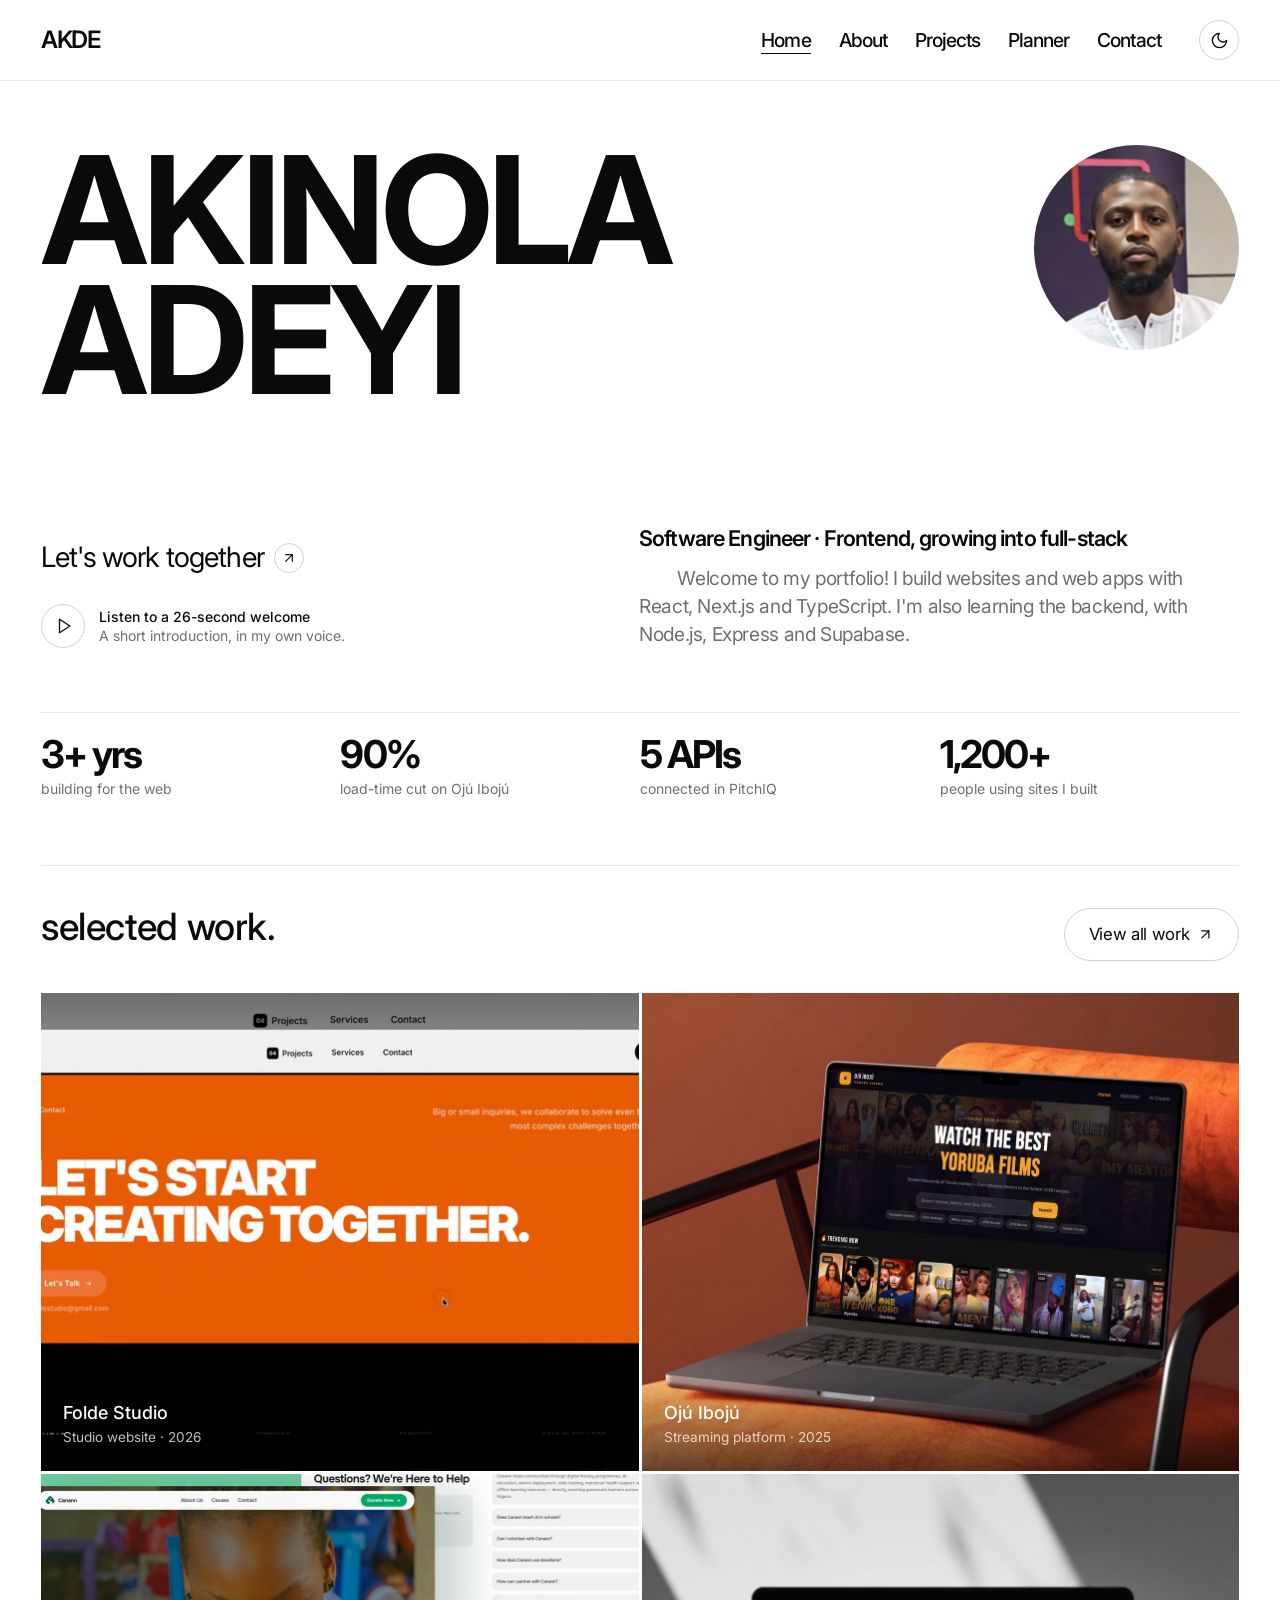
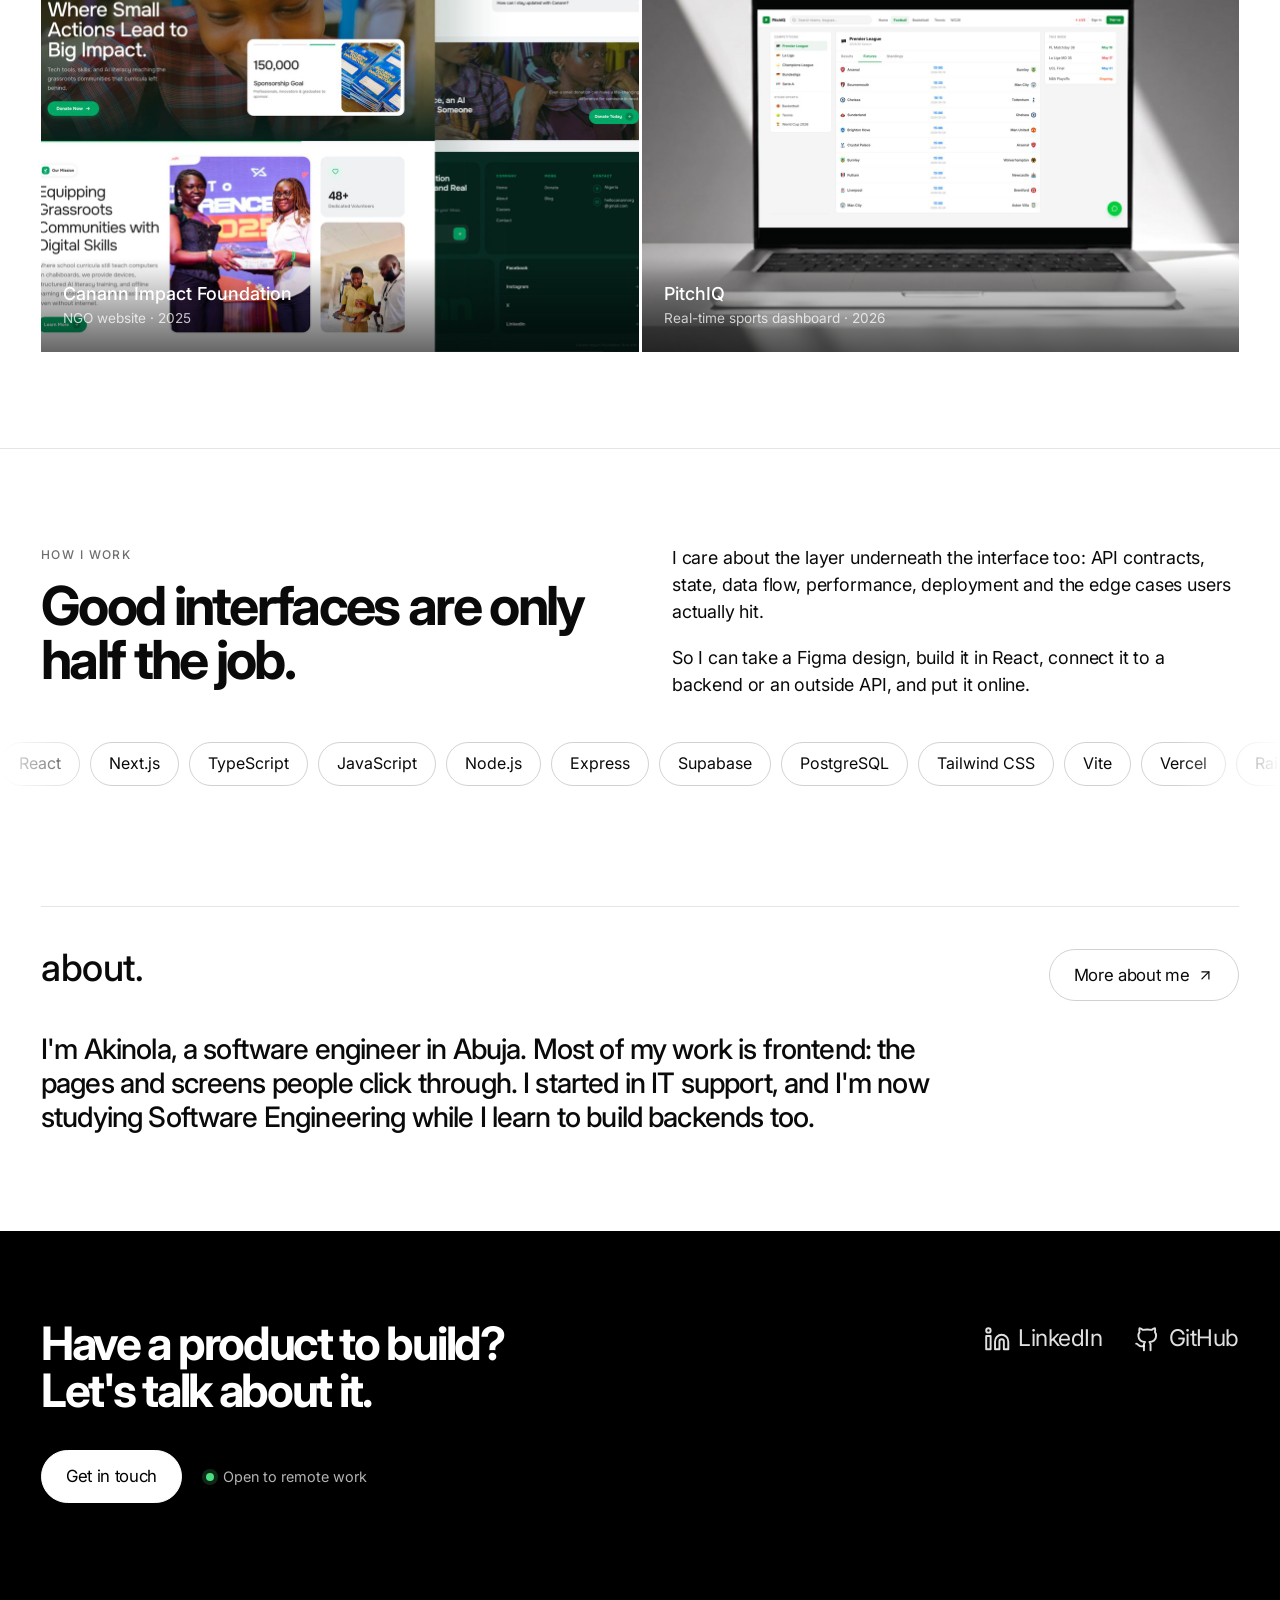
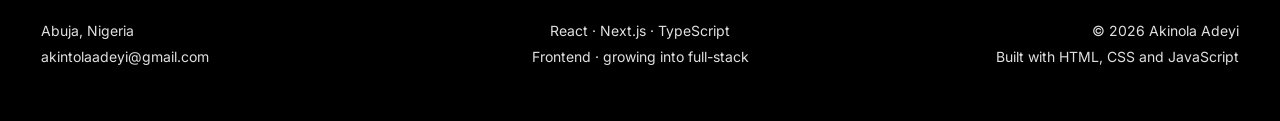
<file: index.html>
<!DOCTYPE html>
<html lang="en">
<head>
  <meta charset="UTF-8">
  <meta name="viewport" content="width=device-width, initial-scale=1.0">
  <title>Software engineer · Akinola Adeyi</title>
  <meta name="description" content="Portfolio of Akinola Adeyi, a software engineer who works mainly on the frontend and is learning the backend.">
  <link rel="icon" href="assets/img/favicon.svg" type="image/svg+xml">
  <link rel="preconnect" href="https://fonts.googleapis.com">
  <link rel="preconnect" href="https://fonts.gstatic.com" crossorigin>
  <link href="https://fonts.googleapis.com/css2?family=Inter:wght@400;500;600;700&display=swap" rel="stylesheet">
  <link rel="stylesheet" href="css/style.css">
  <!-- Apply the saved theme before the page paints, so there is no flash of the wrong theme -->
  <script>
    // Mark that JavaScript is running, so hidden-until-scrolled content is only hidden when JS can reveal it
    document.documentElement.classList.add("js");
    try {
      const saved = localStorage.getItem("theme");
      if (saved) document.documentElement.setAttribute("data-theme", saved);
    } catch (e) {}
  </script>
</head>
<body>
  <a class="skip-link" href="#main">Skip to content</a>

  <header class="site-header">
    <div class="container">
      <nav class="nav" aria-label="Main">
        <a class="logo" href="index.html" aria-label="Akinola Adeyi, home">AKDE</a>
        <ul class="nav-links" id="nav-links">
          <li><a href="index.html" class="active" aria-current="page">Home</a></li>
          <li><a href="about.html">About</a></li>
          <li><a href="projects.html">Projects</a></li>
          <li><a href="planner.html">Planner</a></li>
          <li><a href="contact.html">Contact</a></li>
        </ul>
        <div class="nav-actions">
          <button class="icon-btn" id="theme-toggle" type="button" aria-label="Switch to dark theme"><svg aria-hidden="true" class="icon icon-moon" xmlns="http://www.w3.org/2000/svg" width="24" height="24" viewBox="0 0 24 24" fill="none" stroke="currentColor" stroke-width="2" stroke-linecap="round" stroke-linejoin="round"><path d="M12 3a6 6 0 0 0 9 9 9 9 0 1 1-9-9Z"/></svg><svg aria-hidden="true" class="icon icon-sun" xmlns="http://www.w3.org/2000/svg" width="24" height="24" viewBox="0 0 24 24" fill="none" stroke="currentColor" stroke-width="2" stroke-linecap="round" stroke-linejoin="round"><circle cx="12" cy="12" r="4"/><path d="M12 2v2"/><path d="M12 20v2"/><path d="m4.93 4.93 1.41 1.41"/><path d="m17.66 17.66 1.41 1.41"/><path d="M2 12h2"/><path d="M20 12h2"/><path d="m6.34 17.66-1.41 1.41"/><path d="m19.07 4.93-1.41 1.41"/></svg></button>
          <button class="icon-btn menu-toggle" id="menu-toggle" type="button" aria-label="Open menu" aria-expanded="false" aria-controls="nav-links"><svg aria-hidden="true" class="icon icon-menu" xmlns="http://www.w3.org/2000/svg" width="24" height="24" viewBox="0 0 24 24" fill="none" stroke="currentColor" stroke-width="2" stroke-linecap="round" stroke-linejoin="round"><line x1="4" x2="20" y1="12" y2="12"/><line x1="4" x2="20" y1="6" y2="6"/><line x1="4" x2="20" y1="18" y2="18"/></svg><svg aria-hidden="true" class="icon icon-x" xmlns="http://www.w3.org/2000/svg" width="24" height="24" viewBox="0 0 24 24" fill="none" stroke="currentColor" stroke-width="2" stroke-linecap="round" stroke-linejoin="round"><path d="M18 6 6 18"/><path d="m6 6 12 12"/></svg></button>
        </div>
      </nav>
    </div>
  </header>

  <main id="main">
    <!-- Hero: big name and photo on top, welcome message and bio below -->
    <section class="hero">
      <div class="container">
        <div class="hero-top">
          <h1 class="hero-name"><span>Akinola</span><span>Adeyi</span></h1>
          <!-- Portrait: <picture> serves a small WebP to phones and a larger one to desktops -->
          <picture class="portrait">
            <source type="image/webp" srcset="assets/img/akinola-sm.webp 400w, assets/img/akinola.webp 800w" sizes="(max-width: 680px) 132px, 300px">
            <img src="assets/img/akinola.jpg" srcset="assets/img/akinola-sm.jpg 400w, assets/img/akinola.jpg 800w" sizes="(max-width: 680px) 132px, 300px" width="800" height="800" alt="Portrait of Akinola Adeyi" fetchpriority="high">
          </picture>
        </div>

        <div class="hero-bottom">
          <div>
            <a class="hero-cta" href="contact.html">Let's work together <span class="arrow"><svg aria-hidden="true" class="icon icon-arrow-up-right" xmlns="http://www.w3.org/2000/svg" width="24" height="24" viewBox="0 0 24 24" fill="none" stroke="currentColor" stroke-width="2" stroke-linecap="round" stroke-linejoin="round"><path d="M7 7h10v10"/><path d="M7 17 17 7"/></svg></span></a>
            <!-- Audio welcome: my own recorded voice, played by media.js -->
            <div class="listen">
              <button class="play-btn" id="welcome-btn" type="button" aria-pressed="false" aria-label="Play audio welcome"><svg aria-hidden="true" class="icon icon-play" xmlns="http://www.w3.org/2000/svg" width="24" height="24" viewBox="0 0 24 24" fill="none" stroke="currentColor" stroke-width="2" stroke-linecap="round" stroke-linejoin="round"><polygon points="6 3 20 12 6 21 6 3"/></svg><svg aria-hidden="true" class="icon icon-square" xmlns="http://www.w3.org/2000/svg" width="24" height="24" viewBox="0 0 24 24" fill="none" stroke="currentColor" stroke-width="2" stroke-linecap="round" stroke-linejoin="round"><rect width="18" height="18" x="3" y="3" rx="2"/></svg></button>
              <p><strong>Listen to a 26-second welcome</strong>A short introduction, in my own voice.</p>
              <audio id="welcome-audio" src="assets/media/welcome.mp3" preload="none"></audio>
            </div>
          </div>
          <div class="hero-text">
            <p class="hero-role">Software Engineer · Frontend, growing into full-stack</p>
            <p class="hero-bio">Welcome to my portfolio! I build websites and web apps with React, Next.js and TypeScript. I'm also learning the backend, with Node.js, Express and Supabase.</p>
          </div>
        </div>

        <!-- Key numbers: data-count is animated by main.js -->
        <div class="stats">
          <div class="stat"><strong><span data-count="3">0</span>+ yrs</strong><span>building for the web</span></div>
          <div class="stat"><strong><span data-count="90">0</span>%</strong><span>load-time cut on Ojú Ibojú</span></div>
          <div class="stat"><strong><span data-count="5">0</span> APIs</strong><span>connected in PitchIQ</span></div>
          <div class="stat"><strong><span data-count="1200">0</span>+</strong><span>people using sites I built</span></div>
        </div>
      </div>
    </section>

    <!-- Featured projects: rendered from js/data.js by projects.js -->
    <section class="flush-top">
      <div class="container">
        <div class="section-header">
          <h2 class="section-label">selected work.</h2>
          <a class="pill-btn" href="projects.html">View all work <svg aria-hidden="true" class="icon icon-arrow-up-right" xmlns="http://www.w3.org/2000/svg" width="24" height="24" viewBox="0 0 24 24" fill="none" stroke="currentColor" stroke-width="2" stroke-linecap="round" stroke-linejoin="round"><path d="M7 7h10v10"/><path d="M7 17 17 7"/></svg></a>
        </div>
        <div class="work-grid" id="featured-projects"></div>
      </div>
    </section>

    <section class="flush-top">
      <div class="container two-col rule-top">
        <div class="reveal">
          <p class="kicker">How I work</p>
          <h2>Good interfaces are only half the job.</h2>
        </div>
        <div class="prose reveal">
          <p>I care about the layer underneath the interface too: API contracts, state, data flow, performance, deployment and the edge cases users actually hit.</p>
          <p>So I can take a Figma design, build it in React, connect it to a backend or an outside API, and put it online.</p>
        </div>
      </div>
      <!-- Tech-stack marquee: main.js copies the list so it loops without a gap -->
      <div class="marquee" aria-label="Technologies I work with">
        <div class="marquee-track" id="marquee-track">
          <ul class="marquee-list">
            <li>React</li>
            <li>Next.js</li>
            <li>TypeScript</li>
            <li>JavaScript</li>
            <li>Node.js</li>
            <li>Express</li>
            <li>Supabase</li>
            <li>PostgreSQL</li>
            <li>Tailwind CSS</li>
            <li>Vite</li>
            <li>Vercel</li>
            <li>Railway</li>
            <li>Framer</li>
            <li>Git and GitHub</li>
            <li>Figma</li>
            <li>REST APIs</li>
          </ul>
        </div>
      </div>
    </section>

    <section class="flush-top">
      <div class="container">
        <div class="section-header">
          <h2 class="section-label">about.</h2>
          <a class="pill-btn" href="about.html">More about me <svg aria-hidden="true" class="icon icon-arrow-up-right" xmlns="http://www.w3.org/2000/svg" width="24" height="24" viewBox="0 0 24 24" fill="none" stroke="currentColor" stroke-width="2" stroke-linecap="round" stroke-linejoin="round"><path d="M7 7h10v10"/><path d="M7 17 17 7"/></svg></a>
        </div>
        <p class="statement reveal">I'm Akinola, a software engineer in Abuja. Most of my work is frontend: the pages and screens people click through. I started in IT support, and I'm now studying Software Engineering while I learn to build backends too.</p>
      </div>
    </section>
  </main>

  <footer class="site-footer">
    <div class="container">
      <div class="footer-cta">
        <div>
          <h2>Have a product to build?<br>Let's talk about it.</h2>
          <div class="footer-actions">
            <a class="pill-btn" href="contact.html">Get in touch</a>
            <span class="availability">Open to remote work</span>
          </div>
        </div>
        <ul class="footer-social">
          <li><a href="https://linkedin.com/in/akinola-adeyi" target="_blank" rel="noopener"><svg aria-hidden="true" class="icon icon-linkedin" xmlns="http://www.w3.org/2000/svg" width="24" height="24" viewBox="0 0 24 24" fill="none" stroke="currentColor" stroke-width="2" stroke-linecap="round" stroke-linejoin="round"><path d="M16 8a6 6 0 0 1 6 6v7h-4v-7a2 2 0 0 0-2-2 2 2 0 0 0-2 2v7h-4v-7a6 6 0 0 1 6-6z"/><rect width="4" height="12" x="2" y="9"/><circle cx="4" cy="4" r="2"/></svg>LinkedIn</a></li>
          <li><a href="https://github.com/akintolaadeyi-gif" target="_blank" rel="noopener"><svg aria-hidden="true" class="icon icon-github" xmlns="http://www.w3.org/2000/svg" width="24" height="24" viewBox="0 0 24 24" fill="none" stroke="currentColor" stroke-width="2" stroke-linecap="round" stroke-linejoin="round"><path d="M15 22v-4a4.8 4.8 0 0 0-1-3.5c3 0 6-2 6-5.5.08-1.25-.27-2.48-1-3.5.28-1.15.28-2.35 0-3.5 0 0-1 0-3 1.5-2.64-.5-5.36-.5-8 0C6 2 5 2 5 2c-.3 1.15-.3 2.35 0 3.5A5.403 5.403 0 0 0 4 9c0 3.5 3 5.5 6 5.5-.39.49-.68 1.05-.85 1.65-.17.6-.22 1.23-.15 1.85v4"/><path d="M9 18c-4.51 2-5-2-7-2"/></svg>GitHub</a></li>
        </ul>
      </div>
      <div class="footer-inner">
        <p>Abuja, Nigeria<br><a href="mailto:akintolaadeyi@gmail.com">akintolaadeyi@gmail.com</a></p>
        <p class="mid">React · Next.js · TypeScript<br>Frontend · growing into full-stack</p>
        <p class="end">© <span id="year">2026</span> Akinola Adeyi<br>Built with HTML, CSS and JavaScript</p>
      </div>
    </div>
  </footer>

  <script src="js/main.js"></script>
  <script src="js/data.js"></script>
  <script src="js/projects.js"></script>
  <script src="js/media.js"></script>
</body>
</html>
</file>
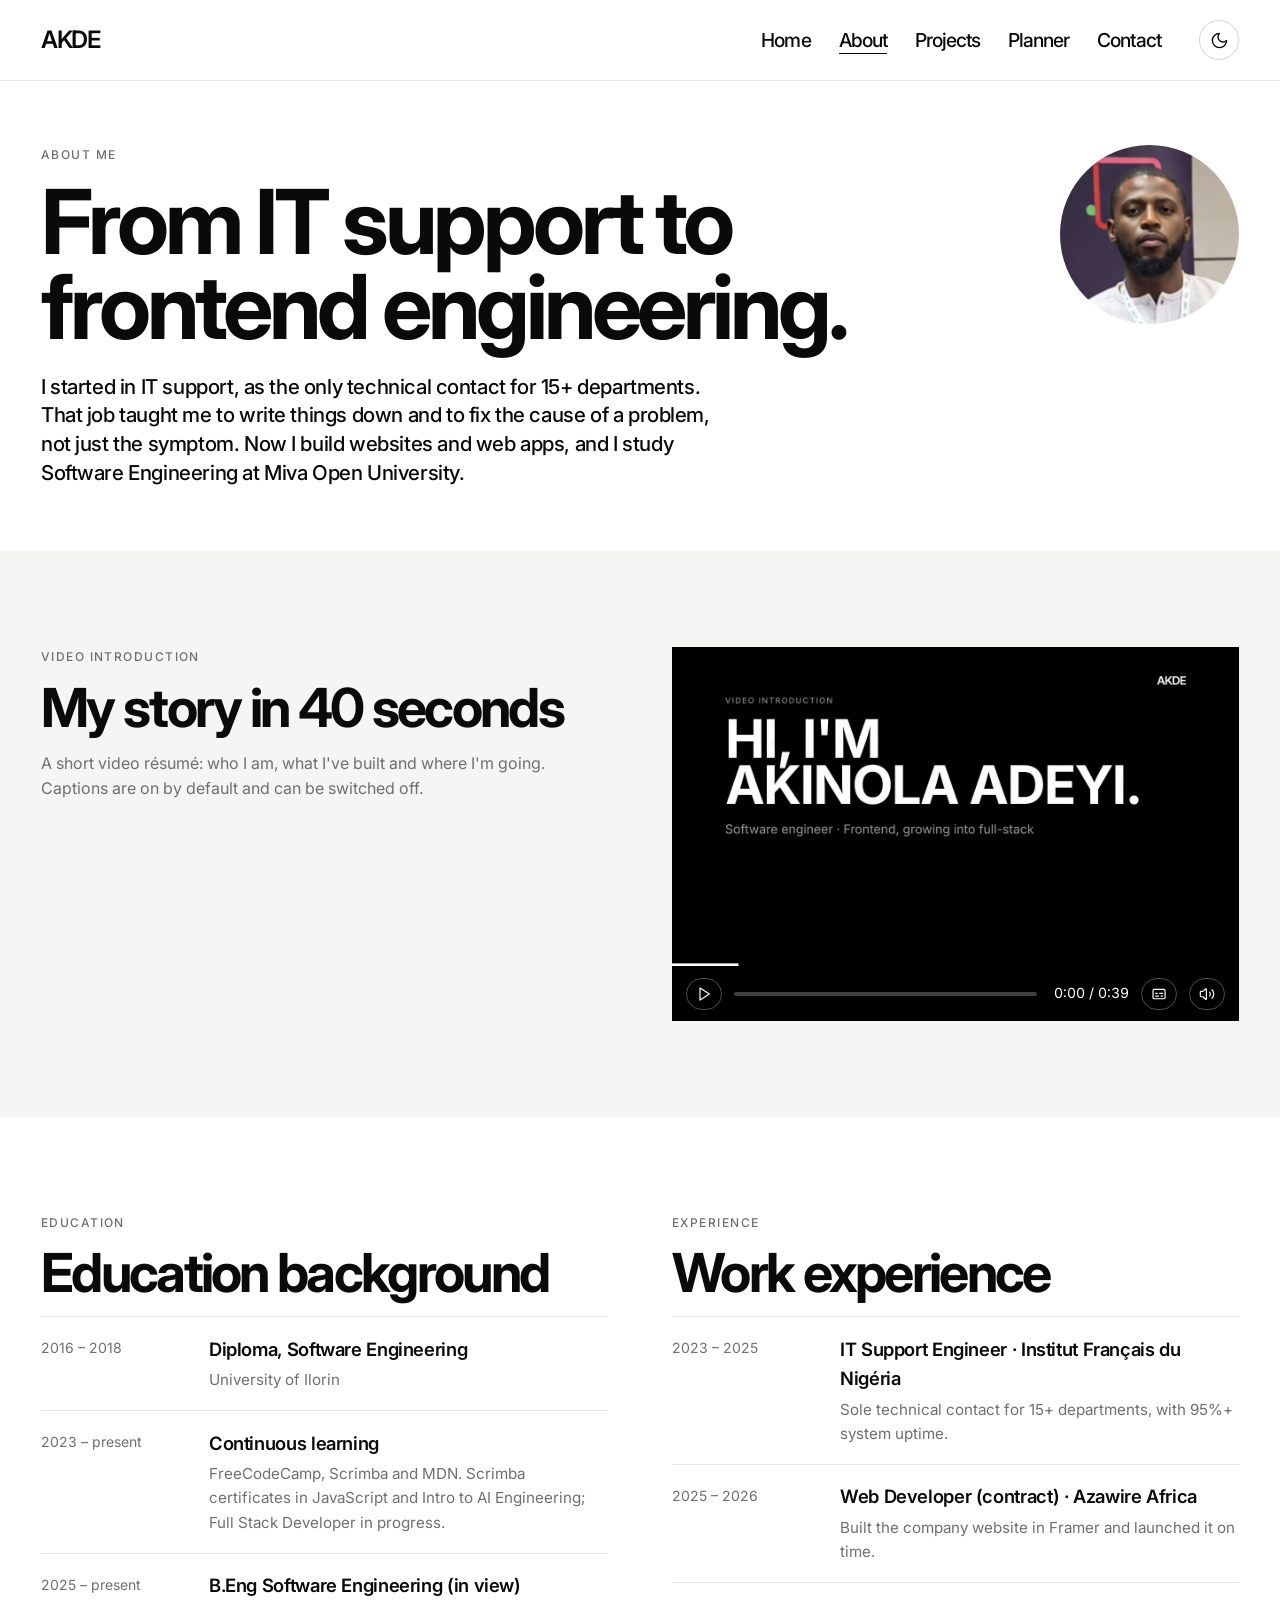
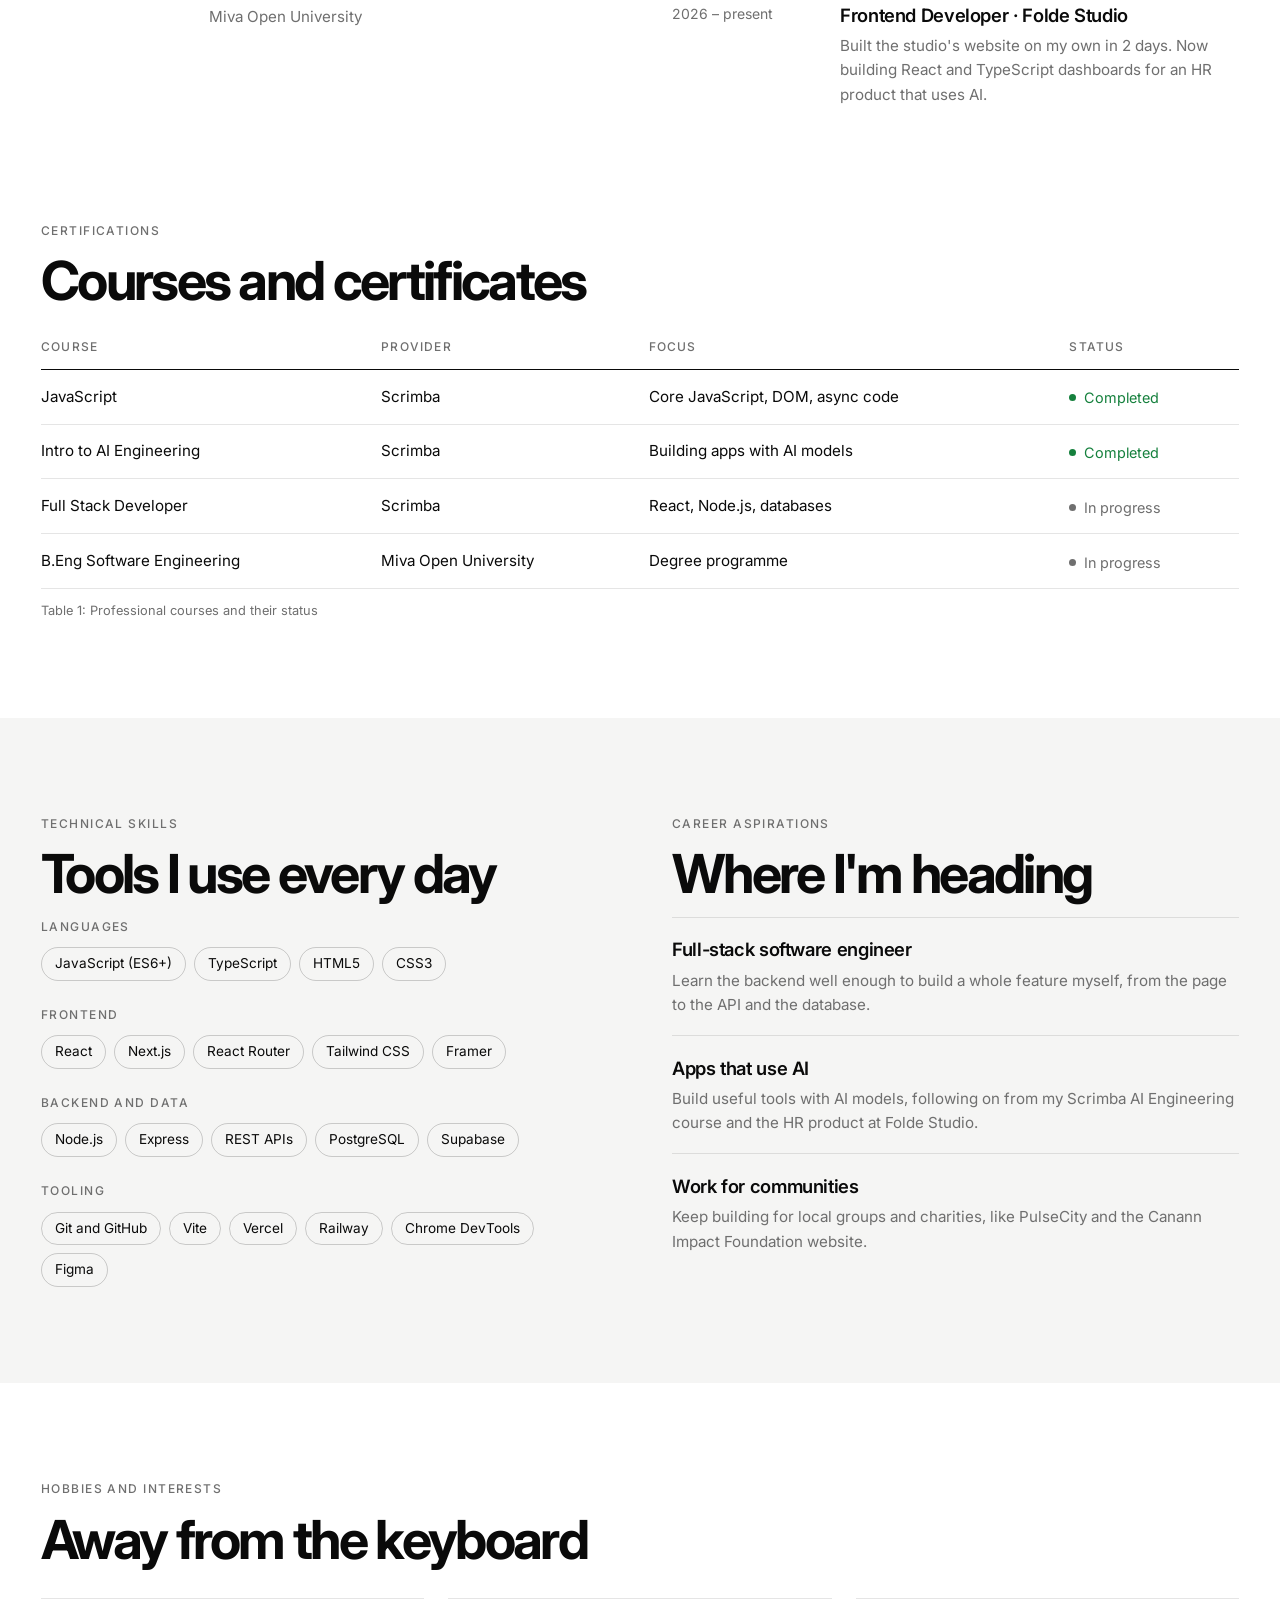
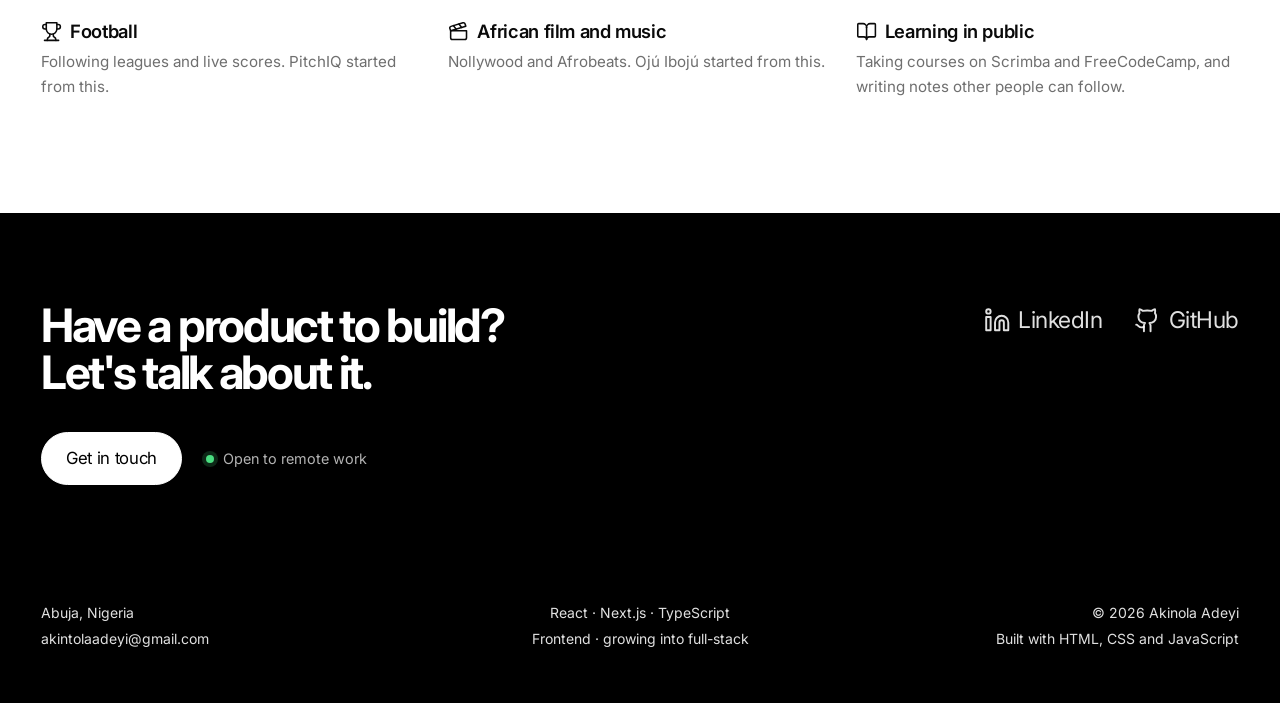
<file: about.html>
<!DOCTYPE html>
<html lang="en">
<head>
  <meta charset="UTF-8">
  <meta name="viewport" content="width=device-width, initial-scale=1.0">
  <title>About · Akinola Adeyi</title>
  <meta name="description" content="Education, experience, skills and goals of Akinola Adeyi.">
  <link rel="icon" href="assets/img/favicon.svg" type="image/svg+xml">
  <link rel="preconnect" href="https://fonts.googleapis.com">
  <link rel="preconnect" href="https://fonts.gstatic.com" crossorigin>
  <link href="https://fonts.googleapis.com/css2?family=Inter:wght@400;500;600;700&display=swap" rel="stylesheet">
  <link rel="stylesheet" href="css/style.css">
  <!-- Apply the saved theme before the page paints, so there is no flash of the wrong theme -->
  <script>
    // Mark that JavaScript is running, so hidden-until-scrolled content is only hidden when JS can reveal it
    document.documentElement.classList.add("js");
    try {
      const saved = localStorage.getItem("theme");
      if (saved) document.documentElement.setAttribute("data-theme", saved);
    } catch (e) {}
  </script>
</head>
<body>
  <a class="skip-link" href="#main">Skip to content</a>

  <header class="site-header">
    <div class="container">
      <nav class="nav" aria-label="Main">
        <a class="logo" href="index.html" aria-label="Akinola Adeyi, home">AKDE</a>
        <ul class="nav-links" id="nav-links">
          <li><a href="index.html">Home</a></li>
          <li><a href="about.html" class="active" aria-current="page">About</a></li>
          <li><a href="projects.html">Projects</a></li>
          <li><a href="planner.html">Planner</a></li>
          <li><a href="contact.html">Contact</a></li>
        </ul>
        <div class="nav-actions">
          <button class="icon-btn" id="theme-toggle" type="button" aria-label="Switch to dark theme"><svg aria-hidden="true" class="icon icon-moon" xmlns="http://www.w3.org/2000/svg" width="24" height="24" viewBox="0 0 24 24" fill="none" stroke="currentColor" stroke-width="2" stroke-linecap="round" stroke-linejoin="round"><path d="M12 3a6 6 0 0 0 9 9 9 9 0 1 1-9-9Z"/></svg><svg aria-hidden="true" class="icon icon-sun" xmlns="http://www.w3.org/2000/svg" width="24" height="24" viewBox="0 0 24 24" fill="none" stroke="currentColor" stroke-width="2" stroke-linecap="round" stroke-linejoin="round"><circle cx="12" cy="12" r="4"/><path d="M12 2v2"/><path d="M12 20v2"/><path d="m4.93 4.93 1.41 1.41"/><path d="m17.66 17.66 1.41 1.41"/><path d="M2 12h2"/><path d="M20 12h2"/><path d="m6.34 17.66-1.41 1.41"/><path d="m19.07 4.93-1.41 1.41"/></svg></button>
          <button class="icon-btn menu-toggle" id="menu-toggle" type="button" aria-label="Open menu" aria-expanded="false" aria-controls="nav-links"><svg aria-hidden="true" class="icon icon-menu" xmlns="http://www.w3.org/2000/svg" width="24" height="24" viewBox="0 0 24 24" fill="none" stroke="currentColor" stroke-width="2" stroke-linecap="round" stroke-linejoin="round"><line x1="4" x2="20" y1="12" y2="12"/><line x1="4" x2="20" y1="6" y2="6"/><line x1="4" x2="20" y1="18" y2="18"/></svg><svg aria-hidden="true" class="icon icon-x" xmlns="http://www.w3.org/2000/svg" width="24" height="24" viewBox="0 0 24 24" fill="none" stroke="currentColor" stroke-width="2" stroke-linecap="round" stroke-linejoin="round"><path d="M18 6 6 18"/><path d="m6 6 12 12"/></svg></button>
        </div>
      </nav>
    </div>
  </header>

  <main id="main">
    <section class="hero">
      <div class="container">
        <div class="hero-grid">
        <div class="hero-text">
        <p class="kicker">About me</p>
        <h1>From IT support to frontend engineering.</h1>
        <p class="lead">I started in IT support, as the only technical contact for 15+ departments. That job taught me to write things down and to fix the cause of a problem, not just the symptom. Now I build websites and web apps, and I study Software Engineering at Miva Open University.</p>
        </div>
          <picture class="portrait portrait-sm">
            <source type="image/webp" srcset="assets/img/akinola-sm.webp 400w, assets/img/akinola.webp 800w" sizes="(max-width: 680px) 60vw, 360px">
            <img src="assets/img/akinola.jpg" srcset="assets/img/akinola-sm.jpg 400w, assets/img/akinola.jpg 800w" sizes="(max-width: 680px) 60vw, 360px" width="800" height="800" alt="Portrait of Akinola Adeyi" fetchpriority="high">
          </picture>
        </div>
      </div>
    </section>

    <!-- Video introduction with a custom player (media.js) -->
    <section class="section-alt">
      <div class="container two-col">
        <div class="reveal">
          <p class="kicker">Video introduction</p>
          <h2>My story in 40 seconds</h2>
          <p class="muted">A short video résumé: who I am, what I've built and where I'm going. Captions are on by default and can be switched off.</p>
        </div>
        <div class="player reveal" id="intro-player">
          <video id="intro-video" preload="metadata" poster="assets/media/intro-poster.png" playsinline>
            <source src="assets/media/intro.mp4" type="video/mp4">
            <source src="assets/media/intro.webm" type="video/webm">
            <track kind="captions" src="assets/media/intro-captions.vtt" srclang="en" label="English" default>
            Your browser does not support HTML video.
          </video>
          <div class="player-bar">
            <button type="button" id="play-pause" class="player-icon" aria-label="Play video" data-playing="false"><svg aria-hidden="true" class="icon icon-play" xmlns="http://www.w3.org/2000/svg" width="24" height="24" viewBox="0 0 24 24" fill="none" stroke="currentColor" stroke-width="2" stroke-linecap="round" stroke-linejoin="round"><polygon points="6 3 20 12 6 21 6 3"/></svg><svg aria-hidden="true" class="icon icon-pause" xmlns="http://www.w3.org/2000/svg" width="24" height="24" viewBox="0 0 24 24" fill="none" stroke="currentColor" stroke-width="2" stroke-linecap="round" stroke-linejoin="round"><rect x="14" y="4" width="4" height="16" rx="1"/><rect x="6" y="4" width="4" height="16" rx="1"/></svg></button>
            <div class="progress" id="progress" role="slider" aria-label="Seek" aria-valuemin="0" aria-valuemax="100" aria-valuenow="0" tabindex="0"><div class="progress-fill" id="progress-fill"></div></div>
            <span class="time" id="time">0:00 / 0:00</span>
            <button type="button" id="cc-btn" class="player-icon" aria-pressed="true" aria-label="Captions"><svg aria-hidden="true" class="icon icon-captions" xmlns="http://www.w3.org/2000/svg" width="24" height="24" viewBox="0 0 24 24" fill="none" stroke="currentColor" stroke-width="2" stroke-linecap="round" stroke-linejoin="round"><rect width="18" height="14" x="3" y="5" rx="2" ry="2"/><path d="M7 15h4M15 15h2M7 11h2M13 11h4"/></svg><svg aria-hidden="true" class="icon icon-captions-off" xmlns="http://www.w3.org/2000/svg" width="24" height="24" viewBox="0 0 24 24" fill="none" stroke="currentColor" stroke-width="2" stroke-linecap="round" stroke-linejoin="round"><path d="M10.5 5H19a2 2 0 0 1 2 2v8.5"/><path d="M17 11h-.5"/><path d="M19 19H5a2 2 0 0 1-2-2V7a2 2 0 0 1 2-2"/><path d="m2 2 20 20"/><path d="M7 11h4"/><path d="M7 15h2.5"/></svg></button>
            <button type="button" id="mute-btn" class="player-icon" aria-pressed="false" aria-label="Mute"><svg aria-hidden="true" class="icon icon-volume-2" xmlns="http://www.w3.org/2000/svg" width="24" height="24" viewBox="0 0 24 24" fill="none" stroke="currentColor" stroke-width="2" stroke-linecap="round" stroke-linejoin="round"><path d="M11 4.702a.705.705 0 0 0-1.203-.498L6.413 7.587A1.4 1.4 0 0 1 5.416 8H3a1 1 0 0 0-1 1v6a1 1 0 0 0 1 1h2.416a1.4 1.4 0 0 1 .997.413l3.383 3.384A.705.705 0 0 0 11 19.298z"/><path d="M16 9a5 5 0 0 1 0 6"/><path d="M19.364 18.364a9 9 0 0 0 0-12.728"/></svg><svg aria-hidden="true" class="icon icon-volume-x" xmlns="http://www.w3.org/2000/svg" width="24" height="24" viewBox="0 0 24 24" fill="none" stroke="currentColor" stroke-width="2" stroke-linecap="round" stroke-linejoin="round"><path d="M11 4.702a.705.705 0 0 0-1.203-.498L6.413 7.587A1.4 1.4 0 0 1 5.416 8H3a1 1 0 0 0-1 1v6a1 1 0 0 0 1 1h2.416a1.4 1.4 0 0 1 .997.413l3.383 3.384A.705.705 0 0 0 11 19.298z"/><line x1="22" x2="16" y1="9" y2="15"/><line x1="16" x2="22" y1="9" y2="15"/></svg></button>
          </div>
        </div>
      </div>
    </section>

    <section>
      <div class="container two-col">
        <div class="reveal">
          <p class="kicker">Education</p>
          <h2>Education background</h2>
          <ul class="timeline">
            <li><span class="when">2016 – 2018</span><h3>Diploma, Software Engineering</h3><p>University of Ilorin</p></li>
            <li><span class="when">2023 – present</span><h3>Continuous learning</h3><p>FreeCodeCamp, Scrimba and MDN. Scrimba certificates in JavaScript and Intro to AI Engineering; Full Stack Developer in progress.</p></li>
            <li><span class="when">2025 – present</span><h3>B.Eng Software Engineering (in view)</h3><p>Miva Open University</p></li>
          </ul>
        </div>
        <div class="reveal">
          <p class="kicker">Experience</p>
          <h2>Work experience</h2>
          <ul class="timeline">
            <li><span class="when">2023 – 2025</span><h3>IT Support Engineer · Institut Français du Nigéria</h3><p>Sole technical contact for 15+ departments, with 95%+ system uptime.</p></li>
            <li><span class="when">2025 – 2026</span><h3>Web Developer (contract) · Azawire Africa</h3><p>Built the company website in Framer and launched it on time.</p></li>
            <li><span class="when">2026 – present</span><h3>Frontend Developer · Folde Studio</h3><p>Built the studio's website on my own in 2 days. Now building React and TypeScript dashboards for an HR product that uses AI.</p></li>
          </ul>
        </div>
      </div>
    </section>

    <!-- Certifications: a data table (thead, tbody, th scope) -->
    <section class="section-tight">
      <div class="container reveal">
        <p class="kicker">Certifications</p>
        <h2>Courses and certificates</h2>
        <div class="table-wrap">
          <table class="data-table">
            <caption>Table 1: Professional courses and their status</caption>
            <thead>
              <tr><th scope="col">Course</th><th scope="col">Provider</th><th scope="col">Focus</th><th scope="col">Status</th></tr>
            </thead>
            <tbody>
              <tr><td>JavaScript</td><td>Scrimba</td><td>Core JavaScript, DOM, async code</td><td><span class="status done">Completed</span></td></tr>
              <tr><td>Intro to AI Engineering</td><td>Scrimba</td><td>Building apps with AI models</td><td><span class="status done">Completed</span></td></tr>
              <tr><td>Full Stack Developer</td><td>Scrimba</td><td>React, Node.js, databases</td><td><span class="status pending">In progress</span></td></tr>
              <tr><td>B.Eng Software Engineering</td><td>Miva Open University</td><td>Degree programme</td><td><span class="status pending">In progress</span></td></tr>
            </tbody>
          </table>
        </div>
      </div>
    </section>

    <section class="section-alt">
      <div class="container two-col">
        <div class="reveal">
          <p class="kicker">Technical skills</p>
          <h2>Tools I use every day</h2>
          <div class="skill-groups">
            <div class="skill-group"><h3>Languages</h3><ul class="tags"><li>JavaScript (ES6+)</li><li>TypeScript</li><li>HTML5</li><li>CSS3</li></ul></div>
            <div class="skill-group"><h3>Frontend</h3><ul class="tags"><li>React</li><li>Next.js</li><li>React Router</li><li>Tailwind CSS</li><li>Framer</li></ul></div>
            <div class="skill-group"><h3>Backend and data</h3><ul class="tags"><li>Node.js</li><li>Express</li><li>REST APIs</li><li>PostgreSQL</li><li>Supabase</li></ul></div>
            <div class="skill-group"><h3>Tooling</h3><ul class="tags"><li>Git and GitHub</li><li>Vite</li><li>Vercel</li><li>Railway</li><li>Chrome DevTools</li><li>Figma</li></ul></div>
          </div>
        </div>
        <div class="reveal">
          <p class="kicker">Career aspirations</p>
          <h2>Where I'm heading</h2>
          <ul class="plain-list">
            <li><h3>Full-stack software engineer</h3><p>Learn the backend well enough to build a whole feature myself, from the page to the API and the database.</p></li>
            <li><h3>Apps that use AI</h3><p>Build useful tools with AI models, following on from my Scrimba AI Engineering course and the HR product at Folde Studio.</p></li>
            <li><h3>Work for communities</h3><p>Keep building for local groups and charities, like PulseCity and the Canann Impact Foundation website.</p></li>
          </ul>
        </div>
      </div>
    </section>

    <section>
      <div class="container">
        <div class="section-head reveal">
          <p class="kicker">Hobbies and interests</p>
          <h2>Away from the keyboard</h2>
        </div>
        <ul class="grid-3 plain-list reveal">
          <li><h3><svg aria-hidden="true" class="icon icon-trophy" xmlns="http://www.w3.org/2000/svg" width="24" height="24" viewBox="0 0 24 24" fill="none" stroke="currentColor" stroke-width="2" stroke-linecap="round" stroke-linejoin="round"><path d="M6 9H4.5a2.5 2.5 0 0 1 0-5H6"/><path d="M18 9h1.5a2.5 2.5 0 0 0 0-5H18"/><path d="M4 22h16"/><path d="M10 14.66V17c0 .55-.47.98-.97 1.21C7.85 18.75 7 20.24 7 22"/><path d="M14 14.66V17c0 .55.47.98.97 1.21C16.15 18.75 17 20.24 17 22"/><path d="M18 2H6v7a6 6 0 0 0 12 0V2Z"/></svg>Football</h3><p>Following leagues and live scores. PitchIQ started from this.</p></li>
          <li><h3><svg aria-hidden="true" class="icon icon-clapperboard" xmlns="http://www.w3.org/2000/svg" width="24" height="24" viewBox="0 0 24 24" fill="none" stroke="currentColor" stroke-width="2" stroke-linecap="round" stroke-linejoin="round"><path d="M20.2 6 3 11l-.9-2.4c-.3-1.1.3-2.2 1.3-2.5l13.5-4c1.1-.3 2.2.3 2.5 1.3Z"/><path d="m6.2 5.3 3.1 3.9"/><path d="m12.4 3.4 3.1 4"/><path d="M3 11h18v8a2 2 0 0 1-2 2H5a2 2 0 0 1-2-2Z"/></svg>African film and music</h3><p>Nollywood and Afrobeats. Ojú Ibojú started from this.</p></li>
          <li><h3><svg aria-hidden="true" class="icon icon-book-open" xmlns="http://www.w3.org/2000/svg" width="24" height="24" viewBox="0 0 24 24" fill="none" stroke="currentColor" stroke-width="2" stroke-linecap="round" stroke-linejoin="round"><path d="M12 7v14"/><path d="M3 18a1 1 0 0 1-1-1V4a1 1 0 0 1 1-1h5a4 4 0 0 1 4 4 4 4 0 0 1 4-4h5a1 1 0 0 1 1 1v13a1 1 0 0 1-1 1h-6a3 3 0 0 0-3 3 3 3 0 0 0-3-3z"/></svg>Learning in public</h3><p>Taking courses on Scrimba and FreeCodeCamp, and writing notes other people can follow.</p></li>
        </ul>
      </div>
    </section>
  </main>

  <footer class="site-footer">
    <div class="container">
      <div class="footer-cta">
        <div>
          <h2>Have a product to build?<br>Let's talk about it.</h2>
          <div class="footer-actions">
            <a class="pill-btn" href="contact.html">Get in touch</a>
            <span class="availability">Open to remote work</span>
          </div>
        </div>
        <ul class="footer-social">
          <li><a href="https://linkedin.com/in/akinola-adeyi" target="_blank" rel="noopener"><svg aria-hidden="true" class="icon icon-linkedin" xmlns="http://www.w3.org/2000/svg" width="24" height="24" viewBox="0 0 24 24" fill="none" stroke="currentColor" stroke-width="2" stroke-linecap="round" stroke-linejoin="round"><path d="M16 8a6 6 0 0 1 6 6v7h-4v-7a2 2 0 0 0-2-2 2 2 0 0 0-2 2v7h-4v-7a6 6 0 0 1 6-6z"/><rect width="4" height="12" x="2" y="9"/><circle cx="4" cy="4" r="2"/></svg>LinkedIn</a></li>
          <li><a href="https://github.com/akintolaadeyi-gif" target="_blank" rel="noopener"><svg aria-hidden="true" class="icon icon-github" xmlns="http://www.w3.org/2000/svg" width="24" height="24" viewBox="0 0 24 24" fill="none" stroke="currentColor" stroke-width="2" stroke-linecap="round" stroke-linejoin="round"><path d="M15 22v-4a4.8 4.8 0 0 0-1-3.5c3 0 6-2 6-5.5.08-1.25-.27-2.48-1-3.5.28-1.15.28-2.35 0-3.5 0 0-1 0-3 1.5-2.64-.5-5.36-.5-8 0C6 2 5 2 5 2c-.3 1.15-.3 2.35 0 3.5A5.403 5.403 0 0 0 4 9c0 3.5 3 5.5 6 5.5-.39.49-.68 1.05-.85 1.65-.17.6-.22 1.23-.15 1.85v4"/><path d="M9 18c-4.51 2-5-2-7-2"/></svg>GitHub</a></li>
        </ul>
      </div>
      <div class="footer-inner">
        <p>Abuja, Nigeria<br><a href="mailto:akintolaadeyi@gmail.com">akintolaadeyi@gmail.com</a></p>
        <p class="mid">React · Next.js · TypeScript<br>Frontend · growing into full-stack</p>
        <p class="end">© <span id="year">2026</span> Akinola Adeyi<br>Built with HTML, CSS and JavaScript</p>
      </div>
    </div>
  </footer>

  <script src="js/main.js"></script>
  <script src="js/media.js"></script>
</body>
</html>
</file>
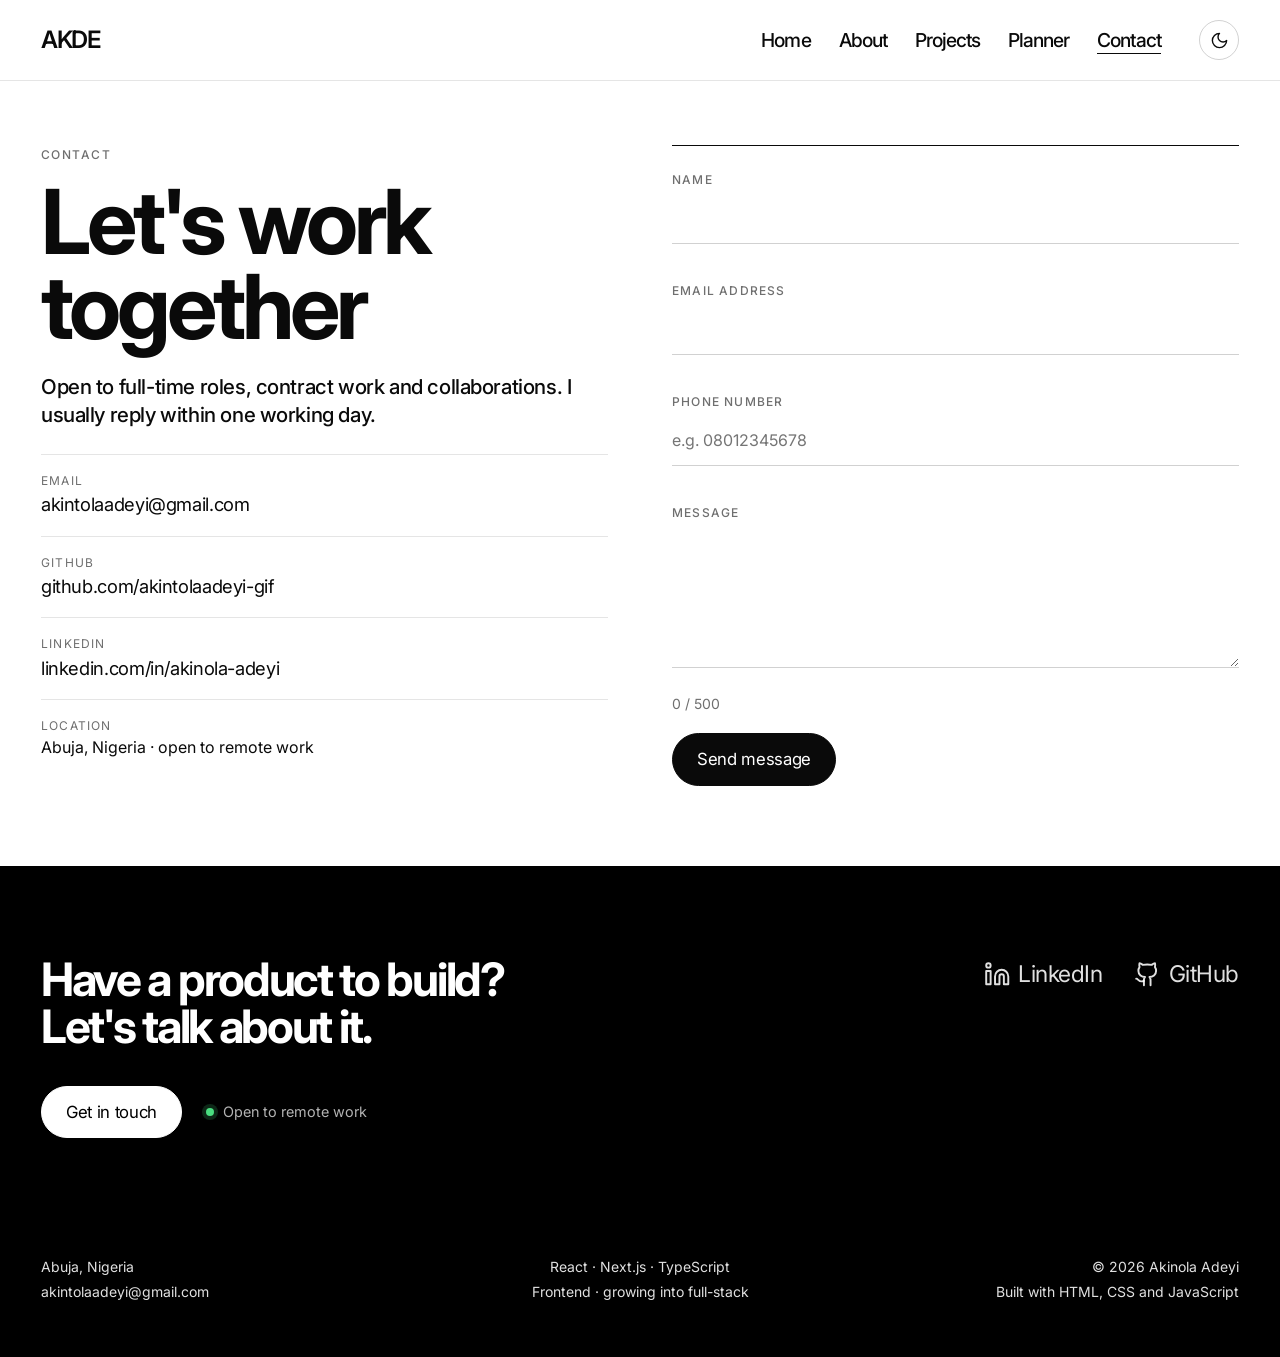
<file: contact.html>
<!DOCTYPE html>
<html lang="en">
<head>
  <meta charset="UTF-8">
  <meta name="viewport" content="width=device-width, initial-scale=1.0">
  <title>Contact · Akinola Adeyi</title>
  <meta name="description" content="Get in touch with Akinola Adeyi.">
  <link rel="icon" href="assets/img/favicon.svg" type="image/svg+xml">
  <link rel="preconnect" href="https://fonts.googleapis.com">
  <link rel="preconnect" href="https://fonts.gstatic.com" crossorigin>
  <link href="https://fonts.googleapis.com/css2?family=Inter:wght@400;500;600;700&display=swap" rel="stylesheet">
  <link rel="stylesheet" href="css/style.css">
  <!-- Apply the saved theme before the page paints, so there is no flash of the wrong theme -->
  <script>
    // Mark that JavaScript is running, so hidden-until-scrolled content is only hidden when JS can reveal it
    document.documentElement.classList.add("js");
    try {
      const saved = localStorage.getItem("theme");
      if (saved) document.documentElement.setAttribute("data-theme", saved);
    } catch (e) {}
  </script>
</head>
<body>
  <a class="skip-link" href="#main">Skip to content</a>

  <header class="site-header">
    <div class="container">
      <nav class="nav" aria-label="Main">
        <a class="logo" href="index.html" aria-label="Akinola Adeyi, home">AKDE</a>
        <ul class="nav-links" id="nav-links">
          <li><a href="index.html">Home</a></li>
          <li><a href="about.html">About</a></li>
          <li><a href="projects.html">Projects</a></li>
          <li><a href="planner.html">Planner</a></li>
          <li><a href="contact.html" class="active" aria-current="page">Contact</a></li>
        </ul>
        <div class="nav-actions">
          <button class="icon-btn" id="theme-toggle" type="button" aria-label="Switch to dark theme"><svg aria-hidden="true" class="icon icon-moon" xmlns="http://www.w3.org/2000/svg" width="24" height="24" viewBox="0 0 24 24" fill="none" stroke="currentColor" stroke-width="2" stroke-linecap="round" stroke-linejoin="round"><path d="M12 3a6 6 0 0 0 9 9 9 9 0 1 1-9-9Z"/></svg><svg aria-hidden="true" class="icon icon-sun" xmlns="http://www.w3.org/2000/svg" width="24" height="24" viewBox="0 0 24 24" fill="none" stroke="currentColor" stroke-width="2" stroke-linecap="round" stroke-linejoin="round"><circle cx="12" cy="12" r="4"/><path d="M12 2v2"/><path d="M12 20v2"/><path d="m4.93 4.93 1.41 1.41"/><path d="m17.66 17.66 1.41 1.41"/><path d="M2 12h2"/><path d="M20 12h2"/><path d="m6.34 17.66-1.41 1.41"/><path d="m19.07 4.93-1.41 1.41"/></svg></button>
          <button class="icon-btn menu-toggle" id="menu-toggle" type="button" aria-label="Open menu" aria-expanded="false" aria-controls="nav-links"><svg aria-hidden="true" class="icon icon-menu" xmlns="http://www.w3.org/2000/svg" width="24" height="24" viewBox="0 0 24 24" fill="none" stroke="currentColor" stroke-width="2" stroke-linecap="round" stroke-linejoin="round"><line x1="4" x2="20" y1="12" y2="12"/><line x1="4" x2="20" y1="6" y2="6"/><line x1="4" x2="20" y1="18" y2="18"/></svg><svg aria-hidden="true" class="icon icon-x" xmlns="http://www.w3.org/2000/svg" width="24" height="24" viewBox="0 0 24 24" fill="none" stroke="currentColor" stroke-width="2" stroke-linecap="round" stroke-linejoin="round"><path d="M18 6 6 18"/><path d="m6 6 12 12"/></svg></button>
        </div>
      </nav>
    </div>
  </header>

  <main id="main">
    <section class="hero">
      <div class="container two-col">
        <div>
          <p class="kicker">Contact</p>
          <h1>Let's work together</h1>
          <p class="lead">Open to full-time roles, contract work and collaborations. I usually reply within one working day.</p>
          <ul class="contact-list">
            <li><span>Email</span><a href="mailto:akintolaadeyi@gmail.com">akintolaadeyi@gmail.com</a></li>
            <li><span>GitHub</span><a href="https://github.com/akintolaadeyi-gif" target="_blank" rel="noopener">github.com/akintolaadeyi-gif</a></li>
            <li><span>LinkedIn</span><a href="https://linkedin.com/in/akinola-adeyi" target="_blank" rel="noopener">linkedin.com/in/akinola-adeyi</a></li>
            <li><span>Location</span>Abuja, Nigeria · open to remote work</li>
          </ul>
        </div>

        <!-- Contact form: contact.js checks every field before "sending" -->
        <form class="panel" id="contact-form" novalidate>
          <div class="field">
            <label for="name">Name</label>
            <input id="name" name="name" type="text" autocomplete="name">
            <span class="error" data-error-for="name"></span>
          </div>
          <div class="field">
            <label for="email">Email address</label>
            <input id="email" name="email" type="email" autocomplete="email">
            <span class="error" data-error-for="email"></span>
          </div>
          <div class="field">
            <label for="phone">Phone number</label>
            <input id="phone" name="phone" type="tel" inputmode="numeric" autocomplete="tel" placeholder="e.g. 08012345678">
            <span class="error" data-error-for="phone"></span>
          </div>
          <div class="field">
            <label for="message">Message</label>
            <textarea id="message" name="message" maxlength="500"></textarea>
            <span class="error" data-error-for="message"></span>
            <span class="small muted" id="char-count">0 / 500</span>
          </div>
          <button class="btn btn-primary" type="submit">Send message</button>
          <p class="form-status" id="form-status" role="status"></p>
        </form>
      </div>
    </section>
  </main>

  <footer class="site-footer">
    <div class="container">
      <div class="footer-cta">
        <div>
          <h2>Have a product to build?<br>Let's talk about it.</h2>
          <div class="footer-actions">
            <a class="pill-btn" href="contact.html">Get in touch</a>
            <span class="availability">Open to remote work</span>
          </div>
        </div>
        <ul class="footer-social">
          <li><a href="https://linkedin.com/in/akinola-adeyi" target="_blank" rel="noopener"><svg aria-hidden="true" class="icon icon-linkedin" xmlns="http://www.w3.org/2000/svg" width="24" height="24" viewBox="0 0 24 24" fill="none" stroke="currentColor" stroke-width="2" stroke-linecap="round" stroke-linejoin="round"><path d="M16 8a6 6 0 0 1 6 6v7h-4v-7a2 2 0 0 0-2-2 2 2 0 0 0-2 2v7h-4v-7a6 6 0 0 1 6-6z"/><rect width="4" height="12" x="2" y="9"/><circle cx="4" cy="4" r="2"/></svg>LinkedIn</a></li>
          <li><a href="https://github.com/akintolaadeyi-gif" target="_blank" rel="noopener"><svg aria-hidden="true" class="icon icon-github" xmlns="http://www.w3.org/2000/svg" width="24" height="24" viewBox="0 0 24 24" fill="none" stroke="currentColor" stroke-width="2" stroke-linecap="round" stroke-linejoin="round"><path d="M15 22v-4a4.8 4.8 0 0 0-1-3.5c3 0 6-2 6-5.5.08-1.25-.27-2.48-1-3.5.28-1.15.28-2.35 0-3.5 0 0-1 0-3 1.5-2.64-.5-5.36-.5-8 0C6 2 5 2 5 2c-.3 1.15-.3 2.35 0 3.5A5.403 5.403 0 0 0 4 9c0 3.5 3 5.5 6 5.5-.39.49-.68 1.05-.85 1.65-.17.6-.22 1.23-.15 1.85v4"/><path d="M9 18c-4.51 2-5-2-7-2"/></svg>GitHub</a></li>
        </ul>
      </div>
      <div class="footer-inner">
        <p>Abuja, Nigeria<br><a href="mailto:akintolaadeyi@gmail.com">akintolaadeyi@gmail.com</a></p>
        <p class="mid">React · Next.js · TypeScript<br>Frontend · growing into full-stack</p>
        <p class="end">© <span id="year">2026</span> Akinola Adeyi<br>Built with HTML, CSS and JavaScript</p>
      </div>
    </div>
  </footer>

  <script src="js/main.js"></script>
  <script src="js/contact.js"></script>
</body>
</html>
</file>
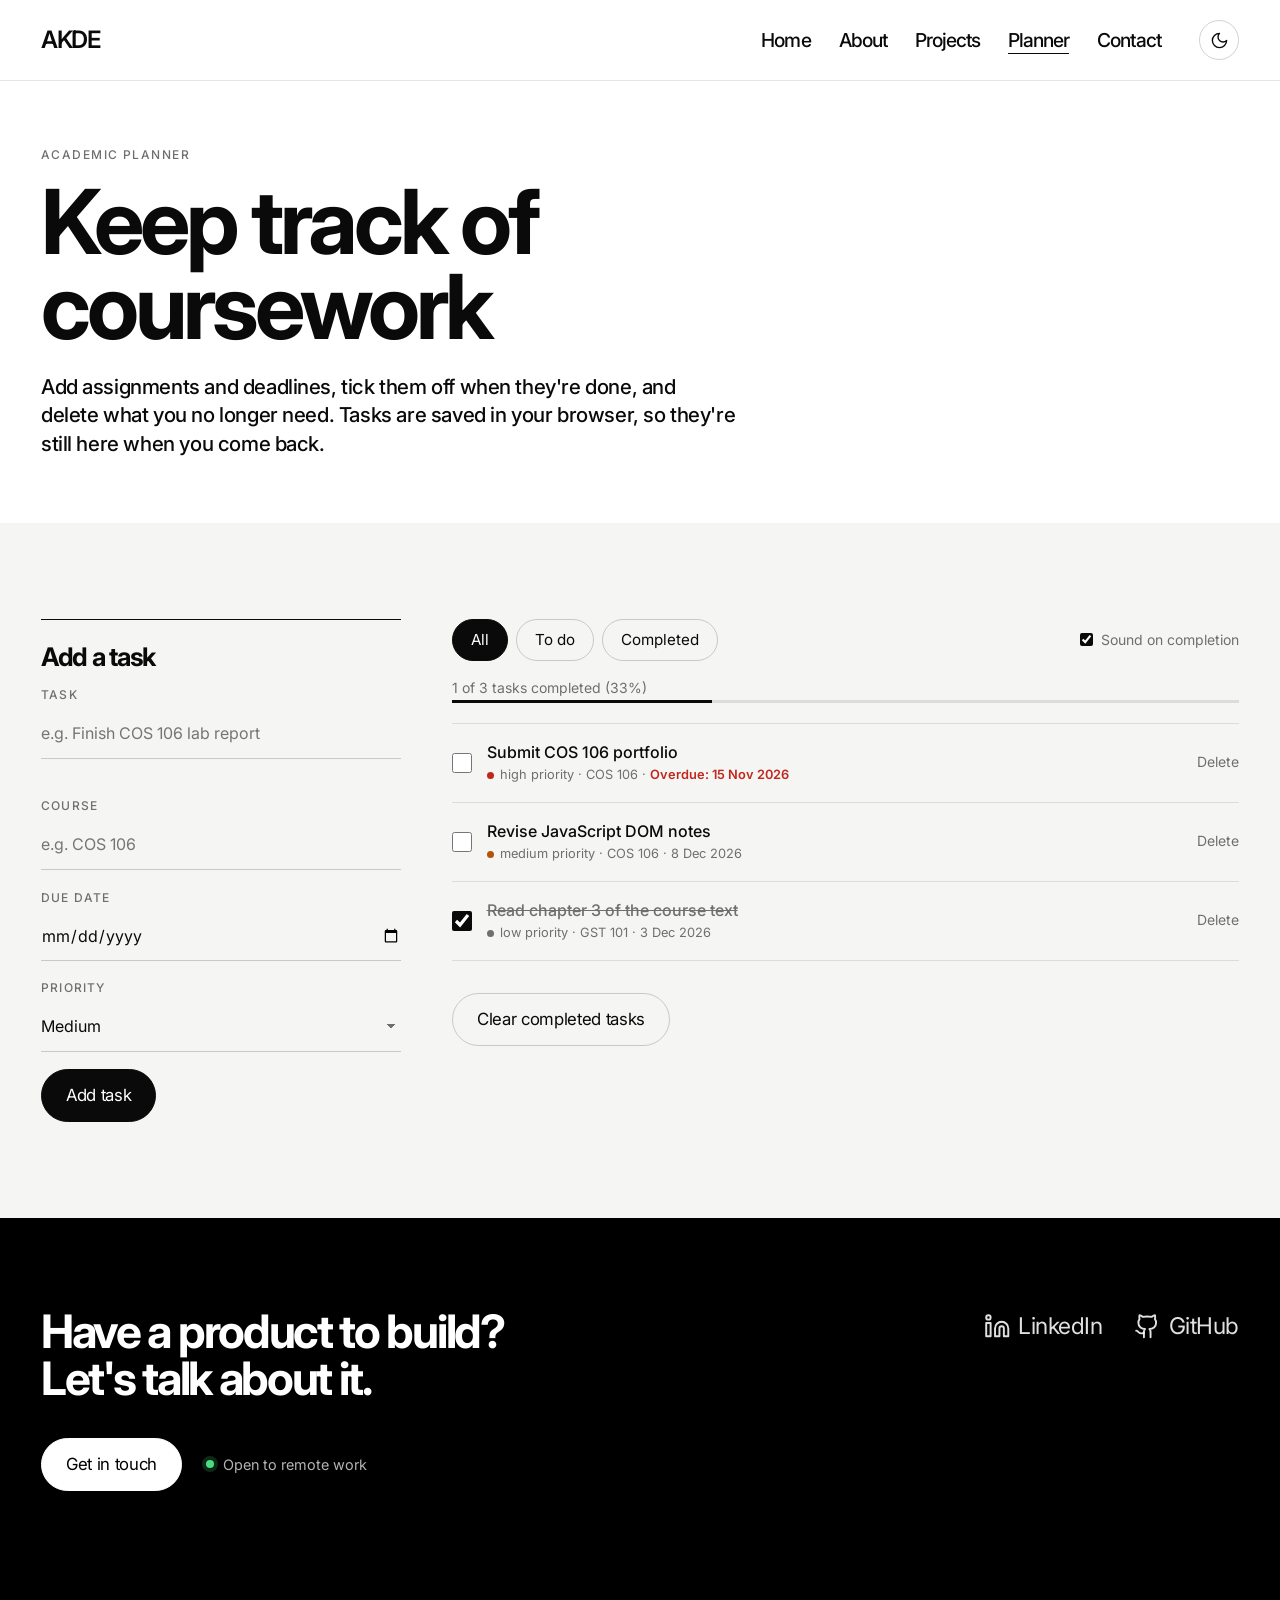
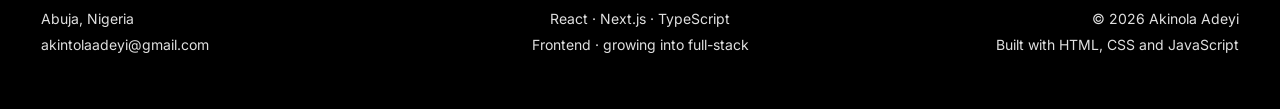
<file: planner.html>
<!DOCTYPE html>
<html lang="en">
<head>
  <meta charset="UTF-8">
  <meta name="viewport" content="width=device-width, initial-scale=1.0">
  <title>Academic planner · Akinola Adeyi</title>
  <meta name="description" content="An interactive planner for coursework and deadlines.">
  <link rel="icon" href="assets/img/favicon.svg" type="image/svg+xml">
  <link rel="preconnect" href="https://fonts.googleapis.com">
  <link rel="preconnect" href="https://fonts.gstatic.com" crossorigin>
  <link href="https://fonts.googleapis.com/css2?family=Inter:wght@400;500;600;700&display=swap" rel="stylesheet">
  <link rel="stylesheet" href="css/style.css">
  <!-- Apply the saved theme before the page paints, so there is no flash of the wrong theme -->
  <script>
    // Mark that JavaScript is running, so hidden-until-scrolled content is only hidden when JS can reveal it
    document.documentElement.classList.add("js");
    try {
      const saved = localStorage.getItem("theme");
      if (saved) document.documentElement.setAttribute("data-theme", saved);
    } catch (e) {}
  </script>
</head>
<body>
  <a class="skip-link" href="#main">Skip to content</a>

  <header class="site-header">
    <div class="container">
      <nav class="nav" aria-label="Main">
        <a class="logo" href="index.html" aria-label="Akinola Adeyi, home">AKDE</a>
        <ul class="nav-links" id="nav-links">
          <li><a href="index.html">Home</a></li>
          <li><a href="about.html">About</a></li>
          <li><a href="projects.html">Projects</a></li>
          <li><a href="planner.html" class="active" aria-current="page">Planner</a></li>
          <li><a href="contact.html">Contact</a></li>
        </ul>
        <div class="nav-actions">
          <button class="icon-btn" id="theme-toggle" type="button" aria-label="Switch to dark theme"><svg aria-hidden="true" class="icon icon-moon" xmlns="http://www.w3.org/2000/svg" width="24" height="24" viewBox="0 0 24 24" fill="none" stroke="currentColor" stroke-width="2" stroke-linecap="round" stroke-linejoin="round"><path d="M12 3a6 6 0 0 0 9 9 9 9 0 1 1-9-9Z"/></svg><svg aria-hidden="true" class="icon icon-sun" xmlns="http://www.w3.org/2000/svg" width="24" height="24" viewBox="0 0 24 24" fill="none" stroke="currentColor" stroke-width="2" stroke-linecap="round" stroke-linejoin="round"><circle cx="12" cy="12" r="4"/><path d="M12 2v2"/><path d="M12 20v2"/><path d="m4.93 4.93 1.41 1.41"/><path d="m17.66 17.66 1.41 1.41"/><path d="M2 12h2"/><path d="M20 12h2"/><path d="m6.34 17.66-1.41 1.41"/><path d="m19.07 4.93-1.41 1.41"/></svg></button>
          <button class="icon-btn menu-toggle" id="menu-toggle" type="button" aria-label="Open menu" aria-expanded="false" aria-controls="nav-links"><svg aria-hidden="true" class="icon icon-menu" xmlns="http://www.w3.org/2000/svg" width="24" height="24" viewBox="0 0 24 24" fill="none" stroke="currentColor" stroke-width="2" stroke-linecap="round" stroke-linejoin="round"><line x1="4" x2="20" y1="12" y2="12"/><line x1="4" x2="20" y1="6" y2="6"/><line x1="4" x2="20" y1="18" y2="18"/></svg><svg aria-hidden="true" class="icon icon-x" xmlns="http://www.w3.org/2000/svg" width="24" height="24" viewBox="0 0 24 24" fill="none" stroke="currentColor" stroke-width="2" stroke-linecap="round" stroke-linejoin="round"><path d="M18 6 6 18"/><path d="m6 6 12 12"/></svg></button>
        </div>
      </nav>
    </div>
  </header>

  <main id="main">
    <section class="hero">
      <div class="container">
        <p class="kicker">Academic planner</p>
        <h1>Keep track of coursework</h1>
        <p class="lead">Add assignments and deadlines, tick them off when they're done, and delete what you no longer need. Tasks are saved in your browser, so they're still here when you come back.</p>
      </div>
    </section>

    <section class="section-alt">
      <div class="container planner">
        <!-- Add-task form: planner.js validates it and creates the task -->
        <form class="panel" id="task-form" novalidate>
          <h2>Add a task</h2>
          <div class="field">
            <label for="task-title">Task</label>
            <input id="task-title" name="title" type="text" placeholder="e.g. Finish COS 106 lab report" maxlength="80">
            <span class="error" id="title-error"></span>
          </div>
          <div class="field">
            <label for="task-course">Course</label>
            <input id="task-course" name="course" type="text" placeholder="e.g. COS 106" maxlength="20">
          </div>
          <div class="field">
            <label for="task-due">Due date</label>
            <input id="task-due" name="due" type="date">
          </div>
          <div class="field">
            <label for="task-priority">Priority</label>
            <select id="task-priority" name="priority">
              <option value="high">High</option>
              <option value="medium" selected>Medium</option>
              <option value="low">Low</option>
            </select>
          </div>
          <button class="btn btn-primary" type="submit">Add task</button>
        </form>

        <div>
          <div class="task-toolbar">
            <div class="filters" role="group" aria-label="Show tasks" style="margin:0">
              <button class="filter-btn active" type="button" data-show="all">All</button>
              <button class="filter-btn" type="button" data-show="active">To do</button>
              <button class="filter-btn" type="button" data-show="done">Completed</button>
            </div>
            <label class="toggle"><input type="checkbox" id="sound-toggle" checked> Sound on completion</label>
          </div>
          <p class="task-stats" id="task-stats" aria-live="polite"></p>
          <div class="progress-line" aria-hidden="true"><div id="progress-bar"></div></div>
          <ul class="task-list" id="task-list"></ul>
          <div class="btn-row"><button class="btn btn-ghost" type="button" id="clear-done">Clear completed tasks</button></div>
        </div>
      </div>
    </section>
  </main>

  <footer class="site-footer">
    <div class="container">
      <div class="footer-cta">
        <div>
          <h2>Have a product to build?<br>Let's talk about it.</h2>
          <div class="footer-actions">
            <a class="pill-btn" href="contact.html">Get in touch</a>
            <span class="availability">Open to remote work</span>
          </div>
        </div>
        <ul class="footer-social">
          <li><a href="https://linkedin.com/in/akinola-adeyi" target="_blank" rel="noopener"><svg aria-hidden="true" class="icon icon-linkedin" xmlns="http://www.w3.org/2000/svg" width="24" height="24" viewBox="0 0 24 24" fill="none" stroke="currentColor" stroke-width="2" stroke-linecap="round" stroke-linejoin="round"><path d="M16 8a6 6 0 0 1 6 6v7h-4v-7a2 2 0 0 0-2-2 2 2 0 0 0-2 2v7h-4v-7a6 6 0 0 1 6-6z"/><rect width="4" height="12" x="2" y="9"/><circle cx="4" cy="4" r="2"/></svg>LinkedIn</a></li>
          <li><a href="https://github.com/akintolaadeyi-gif" target="_blank" rel="noopener"><svg aria-hidden="true" class="icon icon-github" xmlns="http://www.w3.org/2000/svg" width="24" height="24" viewBox="0 0 24 24" fill="none" stroke="currentColor" stroke-width="2" stroke-linecap="round" stroke-linejoin="round"><path d="M15 22v-4a4.8 4.8 0 0 0-1-3.5c3 0 6-2 6-5.5.08-1.25-.27-2.48-1-3.5.28-1.15.28-2.35 0-3.5 0 0-1 0-3 1.5-2.64-.5-5.36-.5-8 0C6 2 5 2 5 2c-.3 1.15-.3 2.35 0 3.5A5.403 5.403 0 0 0 4 9c0 3.5 3 5.5 6 5.5-.39.49-.68 1.05-.85 1.65-.17.6-.22 1.23-.15 1.85v4"/><path d="M9 18c-4.51 2-5-2-7-2"/></svg>GitHub</a></li>
        </ul>
      </div>
      <div class="footer-inner">
        <p>Abuja, Nigeria<br><a href="mailto:akintolaadeyi@gmail.com">akintolaadeyi@gmail.com</a></p>
        <p class="mid">React · Next.js · TypeScript<br>Frontend · growing into full-stack</p>
        <p class="end">© <span id="year">2026</span> Akinola Adeyi<br>Built with HTML, CSS and JavaScript</p>
      </div>
    </div>
  </footer>

  <script src="js/main.js"></script>
  <script src="js/planner.js"></script>
</body>
</html>
</file>
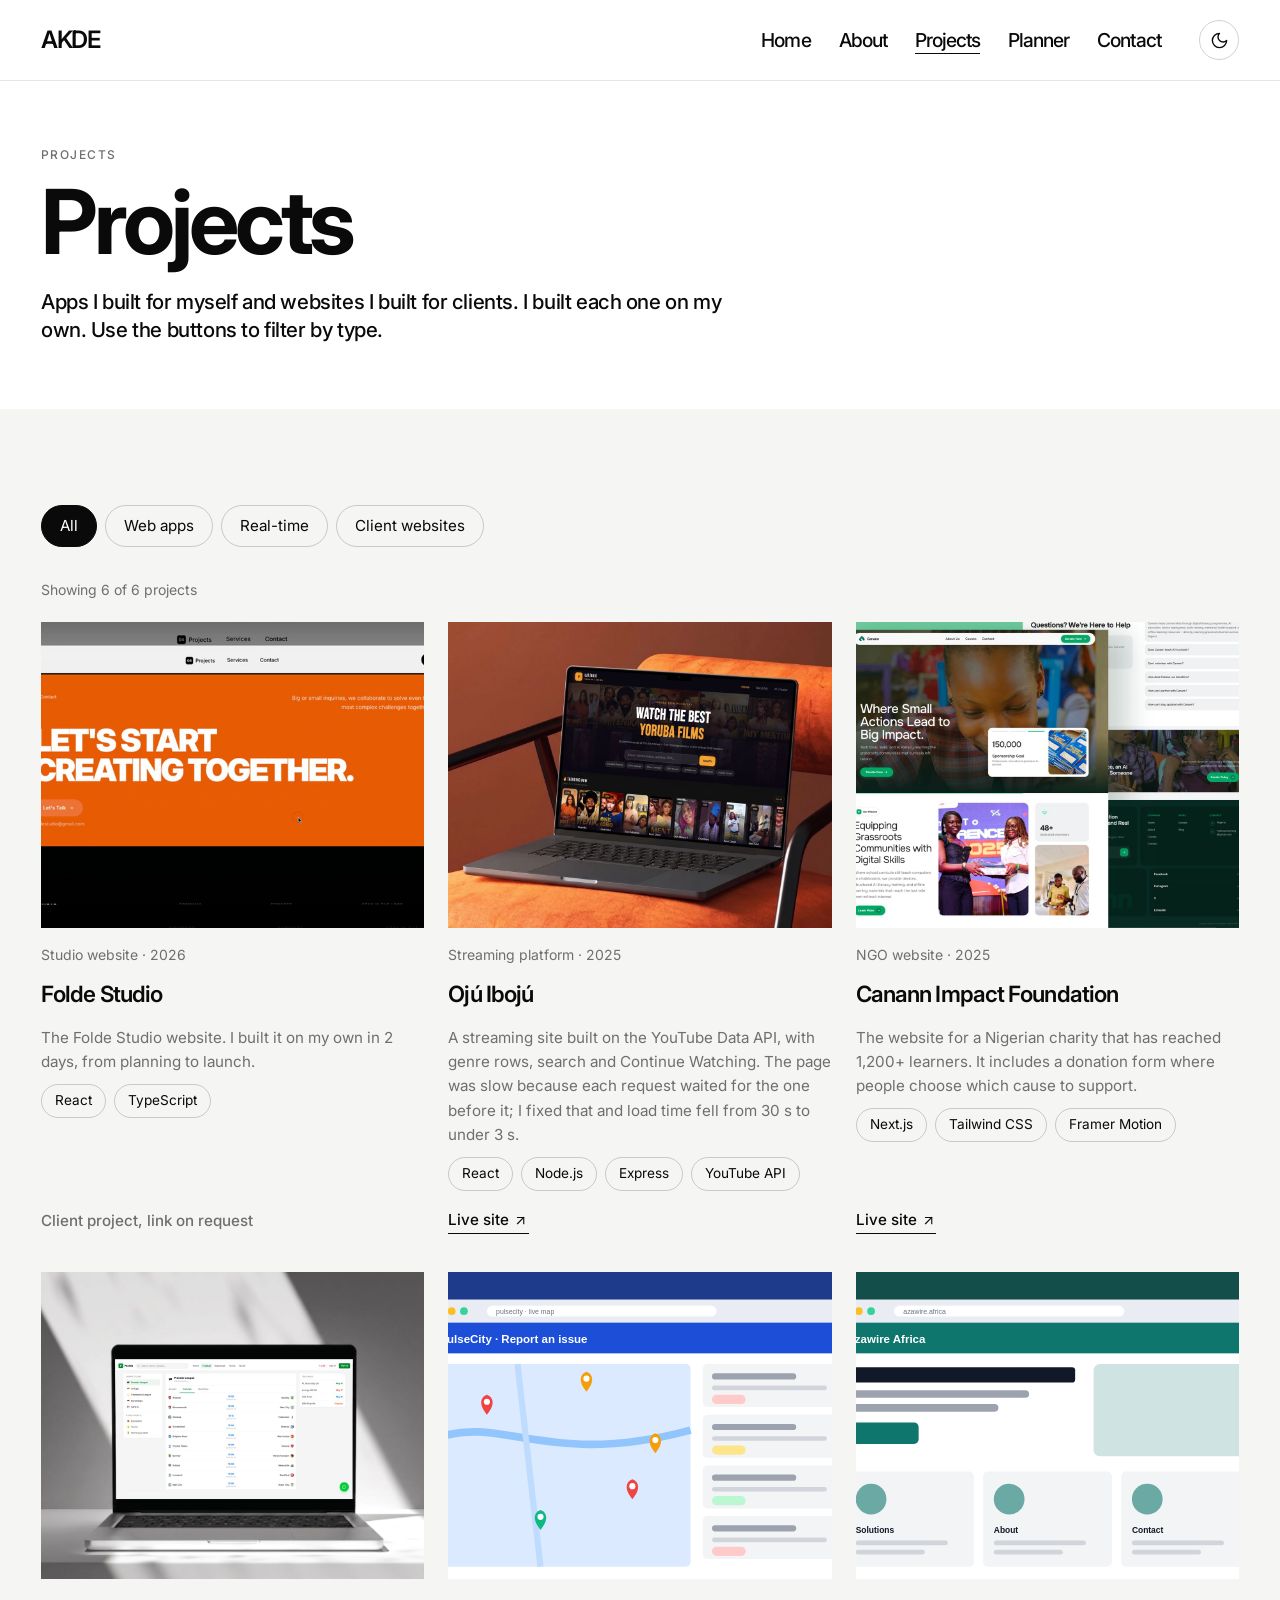
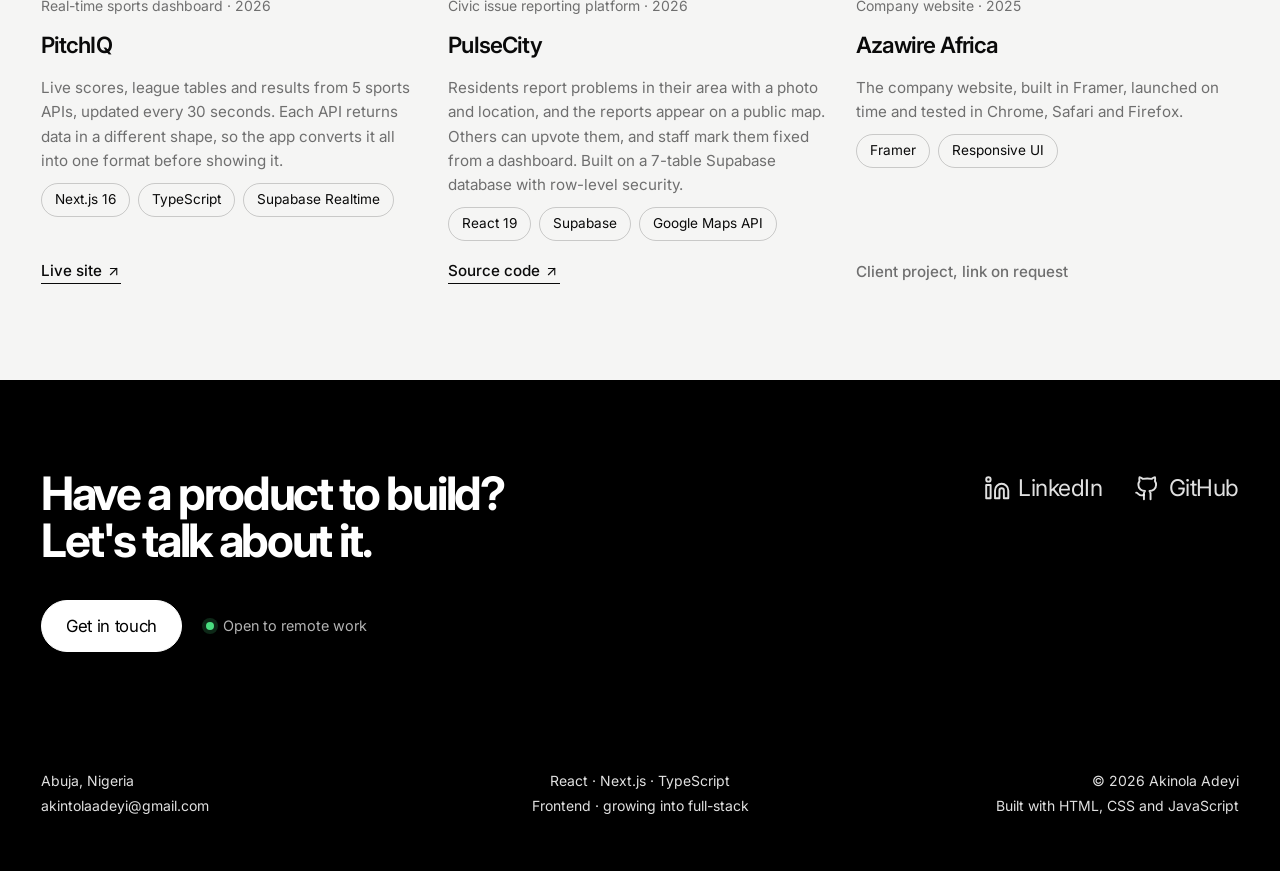
<file: projects.html>
<!DOCTYPE html>
<html lang="en">
<head>
  <meta charset="UTF-8">
  <meta name="viewport" content="width=device-width, initial-scale=1.0">
  <title>Projects · Akinola Adeyi</title>
  <meta name="description" content="Projects by Akinola Adeyi.">
  <link rel="icon" href="assets/img/favicon.svg" type="image/svg+xml">
  <link rel="preconnect" href="https://fonts.googleapis.com">
  <link rel="preconnect" href="https://fonts.gstatic.com" crossorigin>
  <link href="https://fonts.googleapis.com/css2?family=Inter:wght@400;500;600;700&display=swap" rel="stylesheet">
  <link rel="stylesheet" href="css/style.css">
  <!-- Apply the saved theme before the page paints, so there is no flash of the wrong theme -->
  <script>
    // Mark that JavaScript is running, so hidden-until-scrolled content is only hidden when JS can reveal it
    document.documentElement.classList.add("js");
    try {
      const saved = localStorage.getItem("theme");
      if (saved) document.documentElement.setAttribute("data-theme", saved);
    } catch (e) {}
  </script>
</head>
<body>
  <a class="skip-link" href="#main">Skip to content</a>

  <header class="site-header">
    <div class="container">
      <nav class="nav" aria-label="Main">
        <a class="logo" href="index.html" aria-label="Akinola Adeyi, home">AKDE</a>
        <ul class="nav-links" id="nav-links">
          <li><a href="index.html">Home</a></li>
          <li><a href="about.html">About</a></li>
          <li><a href="projects.html" class="active" aria-current="page">Projects</a></li>
          <li><a href="planner.html">Planner</a></li>
          <li><a href="contact.html">Contact</a></li>
        </ul>
        <div class="nav-actions">
          <button class="icon-btn" id="theme-toggle" type="button" aria-label="Switch to dark theme"><svg aria-hidden="true" class="icon icon-moon" xmlns="http://www.w3.org/2000/svg" width="24" height="24" viewBox="0 0 24 24" fill="none" stroke="currentColor" stroke-width="2" stroke-linecap="round" stroke-linejoin="round"><path d="M12 3a6 6 0 0 0 9 9 9 9 0 1 1-9-9Z"/></svg><svg aria-hidden="true" class="icon icon-sun" xmlns="http://www.w3.org/2000/svg" width="24" height="24" viewBox="0 0 24 24" fill="none" stroke="currentColor" stroke-width="2" stroke-linecap="round" stroke-linejoin="round"><circle cx="12" cy="12" r="4"/><path d="M12 2v2"/><path d="M12 20v2"/><path d="m4.93 4.93 1.41 1.41"/><path d="m17.66 17.66 1.41 1.41"/><path d="M2 12h2"/><path d="M20 12h2"/><path d="m6.34 17.66-1.41 1.41"/><path d="m19.07 4.93-1.41 1.41"/></svg></button>
          <button class="icon-btn menu-toggle" id="menu-toggle" type="button" aria-label="Open menu" aria-expanded="false" aria-controls="nav-links"><svg aria-hidden="true" class="icon icon-menu" xmlns="http://www.w3.org/2000/svg" width="24" height="24" viewBox="0 0 24 24" fill="none" stroke="currentColor" stroke-width="2" stroke-linecap="round" stroke-linejoin="round"><line x1="4" x2="20" y1="12" y2="12"/><line x1="4" x2="20" y1="6" y2="6"/><line x1="4" x2="20" y1="18" y2="18"/></svg><svg aria-hidden="true" class="icon icon-x" xmlns="http://www.w3.org/2000/svg" width="24" height="24" viewBox="0 0 24 24" fill="none" stroke="currentColor" stroke-width="2" stroke-linecap="round" stroke-linejoin="round"><path d="M18 6 6 18"/><path d="m6 6 12 12"/></svg></button>
        </div>
      </nav>
    </div>
  </header>

  <main id="main">
    <section class="hero">
      <div class="container">
        <p class="kicker">Projects</p>
        <h1>Projects</h1>
        <p class="lead">Apps I built for myself and websites I built for clients. I built each one on my own. Use the buttons to filter by type.</p>
      </div>
    </section>

    <section class="section-alt">
      <div class="container">
        <!-- Filter buttons: projects.js reads data-filter and re-renders the grid -->
        <div class="filters" role="group" aria-label="Filter projects">
          <button class="filter-btn active" type="button" data-filter="all">All</button>
          <button class="filter-btn" type="button" data-filter="web-app">Web apps</button>
          <button class="filter-btn" type="button" data-filter="real-time">Real-time</button>
          <button class="filter-btn" type="button" data-filter="client">Client websites</button>
        </div>
        <p class="result-count" id="result-count" aria-live="polite"></p>
        <div class="grid-3" id="project-grid"></div>
      </div>
    </section>
  </main>

  <footer class="site-footer">
    <div class="container">
      <div class="footer-cta">
        <div>
          <h2>Have a product to build?<br>Let's talk about it.</h2>
          <div class="footer-actions">
            <a class="pill-btn" href="contact.html">Get in touch</a>
            <span class="availability">Open to remote work</span>
          </div>
        </div>
        <ul class="footer-social">
          <li><a href="https://linkedin.com/in/akinola-adeyi" target="_blank" rel="noopener"><svg aria-hidden="true" class="icon icon-linkedin" xmlns="http://www.w3.org/2000/svg" width="24" height="24" viewBox="0 0 24 24" fill="none" stroke="currentColor" stroke-width="2" stroke-linecap="round" stroke-linejoin="round"><path d="M16 8a6 6 0 0 1 6 6v7h-4v-7a2 2 0 0 0-2-2 2 2 0 0 0-2 2v7h-4v-7a6 6 0 0 1 6-6z"/><rect width="4" height="12" x="2" y="9"/><circle cx="4" cy="4" r="2"/></svg>LinkedIn</a></li>
          <li><a href="https://github.com/akintolaadeyi-gif" target="_blank" rel="noopener"><svg aria-hidden="true" class="icon icon-github" xmlns="http://www.w3.org/2000/svg" width="24" height="24" viewBox="0 0 24 24" fill="none" stroke="currentColor" stroke-width="2" stroke-linecap="round" stroke-linejoin="round"><path d="M15 22v-4a4.8 4.8 0 0 0-1-3.5c3 0 6-2 6-5.5.08-1.25-.27-2.48-1-3.5.28-1.15.28-2.35 0-3.5 0 0-1 0-3 1.5-2.64-.5-5.36-.5-8 0C6 2 5 2 5 2c-.3 1.15-.3 2.35 0 3.5A5.403 5.403 0 0 0 4 9c0 3.5 3 5.5 6 5.5-.39.49-.68 1.05-.85 1.65-.17.6-.22 1.23-.15 1.85v4"/><path d="M9 18c-4.51 2-5-2-7-2"/></svg>GitHub</a></li>
        </ul>
      </div>
      <div class="footer-inner">
        <p>Abuja, Nigeria<br><a href="mailto:akintolaadeyi@gmail.com">akintolaadeyi@gmail.com</a></p>
        <p class="mid">React · Next.js · TypeScript<br>Frontend · growing into full-stack</p>
        <p class="end">© <span id="year">2026</span> Akinola Adeyi<br>Built with HTML, CSS and JavaScript</p>
      </div>
    </div>
  </footer>

  <script src="js/main.js"></script>
  <script src="js/data.js"></script>
  <script src="js/projects.js"></script>
</body>
</html>
</file>
<file: css/style.css>
/* =========================================================
   Akinola Adeyi — Portfolio stylesheet
   Same visual language as my personal site (akintolaadeyi.vercel.app):
   black on white, Inter, very large tight headings, hairline rules,
   pill buttons and a black footer.
   One stylesheet for every page. Colours, sizes and spacing are
   CSS custom properties, so the dark theme only swaps variables.
   ========================================================= */

:root {
  /* Colour: ink on white, one grey for secondary text, hairline rules */
  --bg: #ffffff;
  --surface: #f5f5f4;
  --text: #0a0a0a;
  --muted: #6f6f6f;
  --line: rgba(0, 0, 0, 0.1);
  --line-strong: rgba(0, 0, 0, 0.18);
  --invert-bg: #000000;
  --invert-text: rgba(255, 255, 255, 0.88);
  --success: #15803d;
  --danger: #c2271d;
  --warn: #b45309;

  /* Type scale */
  --fs-small: 0.875rem;
  --fs-body: 1rem;
  --fs-h2: clamp(2rem, 4.2vw, 3.6rem);
  --fs-h1: clamp(2.6rem, 7vw, 6rem);

  /* Layout: full-width pages with a fluid side gutter */
  --gutter: clamp(20px, 3.2vw, 64px);
  --max: 1600px;
  --nav-h: 80px;
  --radius: 100px;  /* pills */
  --ease: cubic-bezier(0.16, 1, 0.3, 1);
}

/* Dark theme: the toggle in main.js sets data-theme="dark" on <html> */
[data-theme="dark"] {
  --bg: #0a0a0a;
  --surface: #141414;
  --text: #f2f2f2;
  --muted: #9a9a9a;
  --line: rgba(255, 255, 255, 0.12);
  --line-strong: rgba(255, 255, 255, 0.24);
  --invert-bg: #000000;
  --success: #4ade80;
  --danger: #f87171;
  --warn: #fbbf24;
}

* { box-sizing: border-box; margin: 0; padding: 0; }

html {
  scroll-behavior: smooth;
  -webkit-text-size-adjust: 100%;
  text-size-adjust: 100%;
}

body {
  font-family: "Inter", -apple-system, BlinkMacSystemFont, "Helvetica Neue", Arial, sans-serif;
  font-size: var(--fs-body);
  line-height: 1.6;
  color: var(--text);
  background: var(--bg);
  transition: background 0.2s, color 0.2s;
  overflow-x: hidden;
  overflow-wrap: break-word;
  -webkit-font-smoothing: antialiased;
}

img, video { max-width: 100%; display: block; }
a { color: inherit; }

.container {
  width: 100%;
  max-width: calc(var(--max) + 2 * var(--gutter));
  margin-left: auto; margin-right: auto;
  padding-left: var(--gutter); padding-right: var(--gutter);
}

.two-col > *, .grid-3 > *, .planner > *, .card-body, .task > div, .hero-bottom > * { min-width: 0; }

.skip-link {
  position: absolute; left: -999px; top: 0;
  background: var(--text); color: var(--bg); padding: 0.5rem 1rem;
}
.skip-link:focus { left: 1rem; z-index: 300; }
:focus-visible { outline: 2px solid var(--text); outline-offset: 3px; }

/* ---------- Icons (Lucide icon set, lucide.dev, ISC licence) ----------
   Icons are inline SVGs drawn with currentColor, so they follow the text colour
   in both themes. Buttons with two states hold both icons; CSS shows one. */
.icon { width: 1.15em; height: 1.15em; flex: none; vertical-align: -0.2em; stroke-width: 1.75; }
.icon-sun, .icon-x, .icon-square, .icon-pause, .icon-volume-x, .icon-captions-off { display: none; }
[data-theme="dark"] #theme-toggle .icon-moon { display: none; }
[data-theme="dark"] #theme-toggle .icon-sun { display: block; }
#menu-toggle[aria-expanded="true"] .icon-menu { display: none; }
#menu-toggle[aria-expanded="true"] .icon-x { display: block; }
.play-btn[aria-pressed="true"] .icon-play { display: none; }
.play-btn[aria-pressed="true"] .icon-square { display: block; }
#play-pause[data-playing="true"] .icon-play { display: none; }
#play-pause[data-playing="true"] .icon-pause { display: block; }
#mute-btn[aria-pressed="true"] .icon-volume-2 { display: none; }
#mute-btn[aria-pressed="true"] .icon-volume-x { display: block; }
#cc-btn[aria-pressed="false"] .icon-captions { display: none; }
#cc-btn[aria-pressed="false"] .icon-captions-off { display: block; }
.play-btn { display: grid; place-items: center; }
.play-btn .icon { width: 18px; height: 18px; }
.play-btn .icon-play { transform: translateX(1px); }
.icon-btn .icon { width: 19px; height: 19px; }
.plain-list h3 .icon { margin-right: 0.5rem; }
.footer-social a { display: inline-flex; align-items: center; gap: 0.5rem; }
.card-links a .icon, .pill-btn .icon { width: 1em; height: 1em; }
.hero-cta .arrow .icon { width: 16px; height: 16px; }

/* ---------- Header and navigation ---------- */
.site-header {
  position: sticky; top: 0; z-index: 200;
  background: var(--bg);
  border-bottom: 1px solid var(--line);
}
.nav { display: flex; align-items: center; gap: clamp(24px, 3vw, 48px); height: var(--nav-h); }
.logo { margin-right: auto; font-size: 1.5rem; font-weight: 600; letter-spacing: -0.06em; text-decoration: none; transition: opacity 0.2s; }
.logo:hover { opacity: 0.45; }

.nav-links { display: flex; align-items: center; gap: 28px; list-style: none; }
.nav-links a {
  position: relative; text-decoration: none;
  font-size: 1.2rem; font-weight: 500; letter-spacing: -0.05em;
  transition: opacity 0.25s var(--ease);
}
/* Underline grows in under the active and hovered link */
.nav-links a::after {
  content: ""; position: absolute; left: 0; bottom: -2px;
  height: 1px; width: 0; background: currentColor; transition: width 0.3s var(--ease);
}
.nav-links a.active::after, .nav-links a:hover::after { width: 100%; }
/* Dim the other links while one is hovered */
.nav-links:hover a:not(:hover) { opacity: 0.3; }

.nav-actions { display: flex; align-items: center; gap: 0.5rem; }
.icon-btn {
  width: 40px; height: 40px; display: grid; place-items: center;
  background: transparent; color: var(--text);
  border: 1px solid var(--line-strong); border-radius: 50%; cursor: pointer; font-size: 1rem;
  transition: background 0.2s, color 0.2s;
}
.icon-btn:hover { background: var(--text); color: var(--bg); }
.menu-toggle { display: none; }

/* ---------- Shared section styles ---------- */
section { padding-block: clamp(56px, 8vw, 96px); }
section.flush-top { padding-top: 0; }
.rule-top { border-top: 1px solid var(--line); padding-top: clamp(56px, 8vw, 96px); }
.section-alt { background: var(--surface); }

/* Small uppercase label above a heading, like "HOW I WORK" */
.kicker {
  font-size: 0.75rem; font-weight: 500; color: var(--muted);
  text-transform: uppercase; letter-spacing: 0.12em; margin-bottom: 0.9rem;
}
h1 { font-size: var(--fs-h1); font-weight: 700; line-height: 0.95; letter-spacing: -0.045em; }
h2 { font-size: var(--fs-h2); font-weight: 700; line-height: 1; letter-spacing: -0.05em; margin-bottom: 1rem; }
h3 { font-size: 1.15rem; font-weight: 600; letter-spacing: -0.02em; margin-bottom: 0.25rem; }
.lead { font-size: clamp(1.1rem, 1.6vw, 1.45rem); font-weight: 500; letter-spacing: -0.02em; line-height: 1.4; color: var(--text); max-width: 34em; }
.muted { color: var(--muted); }
.small { font-size: var(--fs-small); }
.section-head { margin-bottom: 2rem; max-width: 60ch; }

/* Section header row: lowercase label with a full stop, and a pill link on the right */
.section-header {
  display: flex; align-items: baseline; justify-content: space-between; gap: 1rem; flex-wrap: wrap;
  border-top: 1px solid var(--line); padding-top: 40px; margin-bottom: clamp(18px, 3vw, 32px);
}
.section-label { font-size: clamp(1.8rem, 3vw, 2.35rem); font-weight: 500; letter-spacing: -0.01em; line-height: 1.1; margin: 0; }

/* ---------- Buttons: pills ---------- */
.btn, .pill-btn {
  display: inline-flex; align-items: center; justify-content: center; gap: 0.5rem;
  padding: 12px 24px; border-radius: var(--radius);
  font: inherit; font-size: 1.05rem; font-weight: 400; letter-spacing: -0.02em; white-space: nowrap;
  text-decoration: none; cursor: pointer;
  border: 1px solid var(--line-strong); background: transparent; color: var(--text);
  transition: background 0.22s, color 0.22s, border-color 0.22s;
}
.btn:hover, .pill-btn:hover { background: var(--text); color: var(--bg); border-color: var(--text); }
.btn-primary { background: var(--text); color: var(--bg); border-color: var(--text); }
.btn-primary:hover { background: transparent; color: var(--text); }
.btn-row { display: flex; flex-wrap: wrap; gap: 0.75rem; margin-top: 2rem; }

/* ---------- Hero ---------- */
.hero { padding-block: clamp(32px, 5vw, 64px) clamp(40px, 5vw, 72px); }
.hero h1 { max-width: 16ch; margin-bottom: 1.5rem; }
.hero .lead { margin-bottom: 0; }

/* Home hero: giant name on the left, round photo on the right */
.hero-top { display: flex; align-items: flex-start; justify-content: space-between; gap: 16px; }
.hero .hero-name {
  font-size: clamp(3.2rem, 11.7vw, 10.5rem); font-weight: 700; line-height: 0.87;
  letter-spacing: -0.03em; text-transform: uppercase; max-width: none; margin: 0;
}
.hero-name span { display: block; }
.portrait { flex-shrink: 0; display: block; width: clamp(150px, 16vw, 300px); }
.portrait img { width: 100%; height: auto; aspect-ratio: 1; object-fit: cover; object-position: center; border-radius: 50%; transition: transform 0.4s var(--ease); }
.portrait img:hover { transform: scale(1.06); }

.hero-bottom { display: grid; grid-template-columns: 1fr minmax(0, 600px); gap: 24px 48px; align-items: end; margin-top: clamp(48px, 9vw, 160px); }
.hero-cta { display: inline-flex; align-items: center; gap: 10px; font-size: clamp(1.5rem, 2.2vw, 2rem); letter-spacing: -0.03em; text-decoration: none; }
.hero-cta .arrow { display: grid; place-items: center; width: 30px; height: 30px; border: 1px solid var(--line-strong); border-radius: 50%; font-size: 0.8rem; transition: transform 0.3s var(--ease), background 0.2s, color 0.2s; }
.hero-cta:hover .arrow { transform: rotate(45deg); background: var(--text); color: var(--bg); }
.hero-role { font-size: 1.35rem; font-weight: 600; letter-spacing: -0.04em; margin-bottom: 0.6rem; }
.hero-bio { font-size: clamp(1.05rem, 1.5vw, 1.3rem); line-height: 1.45; letter-spacing: -0.02em; color: var(--muted); text-indent: 2em; }

/* Inner-page hero with a smaller round photo */
.hero-grid { display: grid; grid-template-columns: minmax(0, 1fr) auto; gap: 3rem; align-items: start; }
.portrait-sm { width: clamp(140px, 14vw, 240px); }

/* Key numbers */
.stats { display: grid; grid-template-columns: repeat(4, 1fr); border-top: 1px solid var(--line); margin-top: clamp(40px, 5vw, 64px); }
.stat { padding: 1.25rem 1rem 0 0; }
.stat strong { display: block; font-size: clamp(1.8rem, 3vw, 2.6rem); font-weight: 700; letter-spacing: -0.05em; line-height: 1.1; }
.stat > span { font-size: var(--fs-small); color: var(--muted); }

/* Audio "listen" control */
.listen { display: flex; align-items: center; gap: 0.9rem; margin-top: 1.5rem; max-width: 460px; }
.listen p { font-size: var(--fs-small); color: var(--muted); line-height: 1.4; }
.listen strong { color: var(--text); display: block; font-weight: 500; }
.play-btn {
  flex: none; width: 44px; height: 44px; border-radius: 50%;
  border: 1px solid var(--line-strong); background: transparent; color: var(--text); cursor: pointer; font-size: 0.9rem;
  transition: background 0.2s, color 0.2s;
}
.play-btn:hover, .play-btn[aria-pressed="true"] { background: var(--text); color: var(--bg); border-color: var(--text); }

/* ---------- Tech-stack marquee: a moving row of outline pills ---------- */
.marquee {
  padding-block: 1.5rem; overflow: hidden;
  -webkit-mask-image: linear-gradient(to right, transparent, #000 8%, #000 92%, transparent);
  mask-image: linear-gradient(to right, transparent, #000 8%, #000 92%, transparent);
}
.marquee-track { display: flex; width: max-content; animation: marquee-scroll 45s linear infinite; }
.marquee:hover .marquee-track { animation-play-state: paused; }
.marquee-list { display: flex; gap: 10px; padding-right: 10px; list-style: none; flex-shrink: 0; }
.marquee-list li {
  padding: 8px 18px; border: 1px solid var(--line-strong); border-radius: var(--radius);
  font-size: 1rem; white-space: nowrap;
}
/* The track holds two identical lists, so moving it left by half loops seamlessly */
@keyframes marquee-scroll { from { transform: translateX(0); } to { transform: translateX(-50%); } }
@media (prefers-reduced-motion: reduce) {
  .marquee-track { animation: none; width: 100%; }
  .marquee { -webkit-mask-image: none; mask-image: none; }
  .marquee-list { flex-shrink: 1; width: 100%; flex-wrap: wrap; justify-content: center; row-gap: 10px; }
  .marquee-list[aria-hidden="true"] { display: none; }
}

/* ---------- Home: selected work tiles (2 × 2) ---------- */
.work-grid { display: grid; grid-template-columns: 1fr 1fr; gap: 3px; }
.work-item { position: relative; display: block; overflow: hidden; aspect-ratio: 5 / 4; background: var(--surface); color: #fff; text-decoration: none; }
.work-item img { position: absolute; inset: 0; width: 100%; height: 100%; object-fit: cover; transition: transform 0.7s var(--ease); }
.work-item:hover img { transform: scale(1.04); }
.work-overlay { position: absolute; left: 0; right: 0; bottom: 0; padding: clamp(14px, 2vw, 22px); background: linear-gradient(to top, rgba(0,0,0,0.6), transparent); }
.work-title { display: block; font-size: clamp(1rem, 1.4vw, 1.15rem); font-weight: 500; }
.work-meta { display: block; font-size: 0.85rem; opacity: 0.75; }

/* ---------- Projects page: cards ---------- */
.grid-3 { display: grid; grid-template-columns: repeat(3, 1fr); gap: clamp(28px, 3vw, 40px) clamp(16px, 2vw, 24px); }
.card { display: flex; flex-direction: column; }
.card-img { overflow: hidden; aspect-ratio: 5 / 4; background: var(--surface); }
.card-img img { width: 100%; height: 100%; object-fit: cover; transition: transform 0.7s var(--ease); }
.card:hover .card-img img { transform: scale(1.04); }
.card-body { padding-top: 1rem; display: flex; flex-direction: column; gap: 0.6rem; flex: 1; }
.card-body h3 { font-size: 1.4rem; letter-spacing: -0.04em; }
.card-body p { font-size: 0.95rem; color: var(--muted); }
.card-meta { font-size: var(--fs-small); color: var(--muted); }
.tags { display: flex; flex-wrap: wrap; gap: 8px; list-style: none; }
.tags li { font-size: 0.85rem; padding: 5px 13px; border: 1px solid var(--line-strong); border-radius: var(--radius); }
.card-links { display: flex; gap: 1.25rem; margin-top: auto; padding-top: 0.5rem; font-size: 0.95rem; font-weight: 500; }
.card-links a { text-decoration: none; border-bottom: 1px solid currentColor; }

/* Filter pills */
.filters { display: flex; flex-wrap: wrap; gap: 0.5rem; margin-bottom: 2rem; }
.filter-btn {
  font: inherit; font-size: 0.95rem; padding: 8px 18px; border-radius: var(--radius); cursor: pointer;
  background: transparent; color: var(--text); border: 1px solid var(--line-strong); transition: background 0.2s, color 0.2s;
}
.filter-btn:hover { border-color: var(--text); }
.filter-btn.active { background: var(--text); color: var(--bg); border-color: var(--text); }
.result-count { font-size: var(--fs-small); color: var(--muted); margin-bottom: 1.25rem; }

/* ---------- Home: "how I work" and "about." ---------- */
.two-col { display: grid; grid-template-columns: 1fr 1fr; gap: clamp(32px, 5vw, 80px); align-items: start; }
.prose p { font-size: clamp(1.05rem, 1.4vw, 1.3rem); line-height: 1.5; letter-spacing: -0.01em; margin-bottom: 1.2rem; }
.statement { font-size: clamp(1.45rem, 2.2vw, 2.4rem); font-weight: 500; line-height: 1.2; letter-spacing: -0.03em; max-width: 32em; }

/* ---------- About page ---------- */
.timeline { list-style: none; }
.timeline li { display: grid; grid-template-columns: 9.5rem 1fr; gap: 0 1rem; padding: 1.1rem 0; border-top: 1px solid var(--line); }
.timeline li > *:not(.when) { grid-column: 2; }
.timeline .when { grid-row: 1 / span 2; font-size: var(--fs-small); color: var(--muted); padding-top: 0.15rem; }
.timeline p { font-size: 0.95rem; color: var(--muted); }

.skill-groups { display: grid; gap: 1.5rem; }
.skill-group h3 { font-size: 0.75rem; font-weight: 500; color: var(--muted); text-transform: uppercase; letter-spacing: 0.12em; margin-bottom: 0.7rem; }

.plain-list { list-style: none; display: grid; }
.plain-list li { padding: 1.1rem 0; border-top: 1px solid var(--line); }
.plain-list p { font-size: 0.95rem; color: var(--muted); }

/* ---------- Data table (About: certifications) ---------- */
.section-tight { padding-top: 0; }
.table-wrap { overflow-x: auto; -webkit-overflow-scrolling: touch; }
.data-table { width: 100%; border-collapse: collapse; font-size: 0.95rem; min-width: 520px; }
.data-table caption { caption-side: bottom; text-align: left; padding-top: 0.75rem; color: var(--muted); font-size: 0.8rem; }
.data-table th { text-align: left; font-size: 0.75rem; font-weight: 500; text-transform: uppercase; letter-spacing: 0.1em; color: var(--muted); padding: 0.8rem 1rem 0.8rem 0; border-bottom: 1px solid var(--text); }
.data-table td { padding: 0.9rem 1rem 0.9rem 0; border-bottom: 1px solid var(--line); }
.status { display: inline-flex; align-items: center; gap: 0.45rem; font-size: 0.9rem; }
.status::before { content: ""; width: 7px; height: 7px; border-radius: 50%; background: currentColor; }
.status.done { color: var(--success); }
.status.pending { color: var(--muted); }

/* ---------- Custom video player ---------- */
.player { overflow: hidden; background: #000; position: relative; }
.player video { width: 100%; aspect-ratio: 16 / 9; background: #000; }
.player-bar { display: flex; align-items: center; gap: 0.75rem; padding: 0.7rem 0.9rem; background: #000; color: #fff; font-size: var(--fs-small); }
.player-bar button {
  background: transparent; color: #fff; border: 1px solid rgba(255,255,255,0.3);
  border-radius: var(--radius); padding: 0.3rem 0.85rem; font: inherit; cursor: pointer;
}
.player-bar button:hover, .player-bar button[aria-pressed="true"] { background: #fff; color: #000; }
.player-bar .player-icon { display: grid; place-items: center; width: 36px; height: 32px; padding: 0; }
#play-pause, #mute-btn, #cc-btn { background: transparent; color: #fff; }
#play-pause:hover, #mute-btn:hover, #cc-btn:hover { background: #fff; color: #000; }
.progress { flex: 1; height: 4px; background: rgba(255,255,255,0.25); border-radius: 2px; cursor: pointer; position: relative; }
.progress-fill { height: 100%; width: 0; background: #fff; border-radius: 2px; }
.time { font-variant-numeric: tabular-nums; min-width: 80px; text-align: right; }

/* ---------- Planner ---------- */
.planner { display: grid; grid-template-columns: 360px 1fr; gap: clamp(28px, 4vw, 56px); align-items: start; }
.panel { border-top: 1px solid var(--text); padding-top: 1.5rem; }
.panel h2 { font-size: 1.6rem; }

.field { display: grid; gap: 0.35rem; margin-bottom: 1.1rem; }
.field label { font-size: 0.75rem; font-weight: 500; text-transform: uppercase; letter-spacing: 0.1em; color: var(--muted); }
.field input, .field select, .field textarea {
  width: 100%; min-width: 0; max-width: 100%; display: block;
  font: inherit; font-size: 1rem; color: var(--text);
  -webkit-appearance: none; appearance: none; min-height: 48px;
  padding: 0.7rem 0; border: none; border-bottom: 1px solid var(--line-strong); border-radius: 0; background: transparent;
  transition: border-color 0.2s;
}
.field input:focus, .field select:focus, .field textarea:focus { outline: none; border-bottom-color: var(--text); }
.field textarea { min-height: 140px; resize: vertical; }
.field select {
  background-image: linear-gradient(45deg, transparent 50%, var(--muted) 50%), linear-gradient(135deg, var(--muted) 50%, transparent 50%);
  background-position: calc(100% - 10px) 50%, calc(100% - 5px) 50%;
  background-size: 5px 5px; background-repeat: no-repeat; padding-right: 1.5rem;
}
.field select option { color: #0a0a0a; }
.field input[type="date"] { line-height: 1.4; }
.field input[type="date"]::-webkit-date-and-time-value { text-align: left; }
.field.invalid input, .field.invalid textarea { border-bottom-color: var(--danger); }
.error { font-size: 0.8rem; color: var(--danger); min-height: 1.1em; }

.task-toolbar { display: flex; justify-content: space-between; align-items: center; gap: 1rem; flex-wrap: wrap; margin-bottom: 1rem; }
.task-stats { font-size: var(--fs-small); color: var(--muted); }
.progress-line { height: 3px; background: var(--line); margin-bottom: 1.25rem; overflow: hidden; }
.progress-line div { height: 100%; width: 0; background: var(--text); transition: width 0.4s var(--ease); }

.task-list { list-style: none; display: grid; }
.task { display: grid; grid-template-columns: auto 1fr auto; gap: 0.9rem; align-items: center; padding: 1rem 0; border-top: 1px solid var(--line); }
.task:last-child { border-bottom: 1px solid var(--line); }
.task input[type="checkbox"] { width: 20px; height: 20px; accent-color: var(--text); cursor: pointer; }
.task-title { font-weight: 500; overflow-wrap: anywhere; }
.task-info { font-size: 0.8rem; color: var(--muted); }
.task.done .task-title { text-decoration: line-through; color: var(--muted); }
.task .overdue { color: var(--danger); font-weight: 600; }
.priority { display: inline-block; width: 7px; height: 7px; border-radius: 50%; margin-right: 0.4rem; }
.priority.high { background: var(--danger); }
.priority.medium { background: var(--warn); }
.priority.low { background: var(--muted); }
.delete-btn { background: transparent; border: none; color: var(--muted); cursor: pointer; font: inherit; font-size: var(--fs-small); padding: 0.3rem 0; }
.delete-btn:hover { color: var(--danger); }
.empty { text-align: center; padding: 2.5rem 1rem; color: var(--muted); border: 1px dashed var(--line-strong); }

.toggle { display: inline-flex; align-items: center; gap: 0.5rem; font-size: var(--fs-small); color: var(--muted); cursor: pointer; }
.toggle input { accent-color: var(--text); }

/* ---------- Contact ---------- */
.contact-list { list-style: none; display: grid; margin-top: 1.5rem; }
.contact-list li { padding: 1rem 0; border-top: 1px solid var(--line); }
.contact-list a { overflow-wrap: anywhere; font-size: 1.15rem; letter-spacing: -0.02em; text-decoration: none; }
.contact-list a:hover { text-decoration: underline; }
.contact-list span { display: block; font-size: 0.75rem; text-transform: uppercase; letter-spacing: 0.1em; color: var(--muted); }
.form-status { margin-top: 1rem; font-size: var(--fs-small); font-weight: 600; }
.form-status.ok { color: var(--success); }

/* ---------- Footer: black call to action ---------- */
.site-footer { background: var(--invert-bg); color: var(--invert-text); padding-block: clamp(56px, 7vw, 96px) clamp(32px, 4vw, 56px); }
.footer-cta { display: grid; grid-template-columns: 1fr auto; gap: 2rem; align-items: start; margin-bottom: clamp(64px, 9vw, 128px); }
.footer-cta h2 { color: #fff; font-size: clamp(2rem, 3.6vw, 3.2rem); letter-spacing: -0.05em; line-height: 1.02; margin-bottom: 2.25rem; }
.footer-actions { display: flex; align-items: center; gap: 1.5rem; flex-wrap: wrap; }
.footer-actions .pill-btn { background: #fff; color: #000; border-color: #fff; }
.footer-actions .pill-btn:hover { background: transparent; color: #fff; }
.availability { display: inline-flex; align-items: center; gap: 0.55rem; font-size: 0.9rem; color: rgba(255,255,255,0.7); }
.availability::before { content: ""; width: 8px; height: 8px; border-radius: 50%; background: #4ade80; box-shadow: 0 0 0 4px rgba(74,222,128,0.18); }
.footer-social { display: flex; gap: 2rem; list-style: none; }
.footer-social a { font-size: clamp(1.2rem, 1.8vw, 1.6rem); text-decoration: none; letter-spacing: -0.02em; transition: opacity 0.2s; }
.footer-social a:hover { opacity: 0.5; }
.footer-inner { display: grid; grid-template-columns: 1fr auto 1fr; gap: 1rem; font-size: 0.875rem; line-height: 1.85; }
.footer-inner a { text-decoration: none; }
.footer-inner a:hover { text-decoration: underline; }
.footer-inner .mid { text-align: center; }
.footer-inner .end { text-align: right; }

/* ---------- Scroll reveal (main.js adds .visible) ---------- */
.js .reveal { opacity: 0; transform: translateY(22px); transition: opacity 0.7s var(--ease), transform 0.7s var(--ease); }
.js .reveal.visible { opacity: 1; transform: none; }
@media (prefers-reduced-motion: reduce) {
  .js .reveal { opacity: 1; transform: none; transition: none; }
  html { scroll-behavior: auto; }
}

/* ---------- Responsive ---------- */

@media (min-width: 2200px) {
  html { font-size: 19px; }
  :root { --max: 1900px; }
}

/* Tablets and small laptops */
@media (max-width: 900px) {
  .grid-3 { grid-template-columns: 1fr 1fr; }
  .two-col, .planner { grid-template-columns: 1fr; }
  .stats { grid-template-columns: 1fr 1fr; }
  .hero-bottom { grid-template-columns: 1fr; align-items: start; }
  .hero-bottom .hero-text { order: -1; }
  .footer-cta { grid-template-columns: 1fr; }
}

/* Phones */
@media (max-width: 680px) {
  :root { --nav-h: 64px; }
  .menu-toggle { display: grid; }
  .nav { gap: 0.75rem; }
  .nav-links {
    display: none; position: absolute; top: 100%; left: 0; right: 0;
    flex-direction: column; align-items: stretch; gap: 0;
    background: var(--bg); border-bottom: 1px solid var(--line);
  }
  .nav-links.open { display: flex; }
  .nav-links a { display: block; padding: 0.9rem var(--gutter); border-top: 1px solid var(--line); font-size: 1.5rem; }
  .nav-links a::after { display: none; }
  .nav-links:hover a:not(:hover) { opacity: 1; }

  .grid-3, .work-grid { grid-template-columns: 1fr; }
  .work-grid { gap: 12px; }
  section { padding-block: 3rem; }
  .rule-top { padding-top: 3rem; }
  .hero { padding-block: 2rem; }
  .hero-top { flex-direction: column-reverse; gap: 1.5rem; }
  .portrait { width: 132px; }
  .hero-grid { grid-template-columns: 1fr; gap: 1.5rem; }
  .portrait-sm { order: -1; width: 120px; }
  .hero-cta { font-size: 1.4rem; }
  .hero-bio { text-indent: 0; }
  .stats { margin-top: 2.5rem; }
  .btn-row .btn { flex: 1 1 auto; }
  .timeline li { grid-template-columns: 1fr; }
  .timeline li > *:not(.when) { grid-column: 1; }
  .timeline .when { grid-row: auto; }
  .marquee-list li { font-size: 0.9rem; padding: 6px 14px; }

  /* 16px inputs stop iPhones zooming in when a field is tapped */
  .field input, .field select, .field textarea { font-size: 16px; }

  .task-toolbar { flex-direction: column; align-items: flex-start; }
  .task { grid-template-columns: auto 1fr; }
  .task .delete-btn { grid-column: 2; justify-self: start; }

  .player-bar { flex-wrap: wrap; gap: 0.5rem; }
  .progress { flex-basis: 100%; order: -1; height: 6px; }
  .time { min-width: 0; margin-right: auto; text-align: left; }

  .footer-social { gap: 1.25rem; }
  .footer-inner { grid-template-columns: 1fr; }
  .footer-inner .mid, .footer-inner .end { text-align: left; }
}

/* Very small phones */
@media (max-width: 360px) {
  :root { --fs-h1: 2.2rem; }
  .stats { grid-template-columns: 1fr; }
  .nav-actions .icon-btn { width: 36px; height: 36px; }
}
</file>
